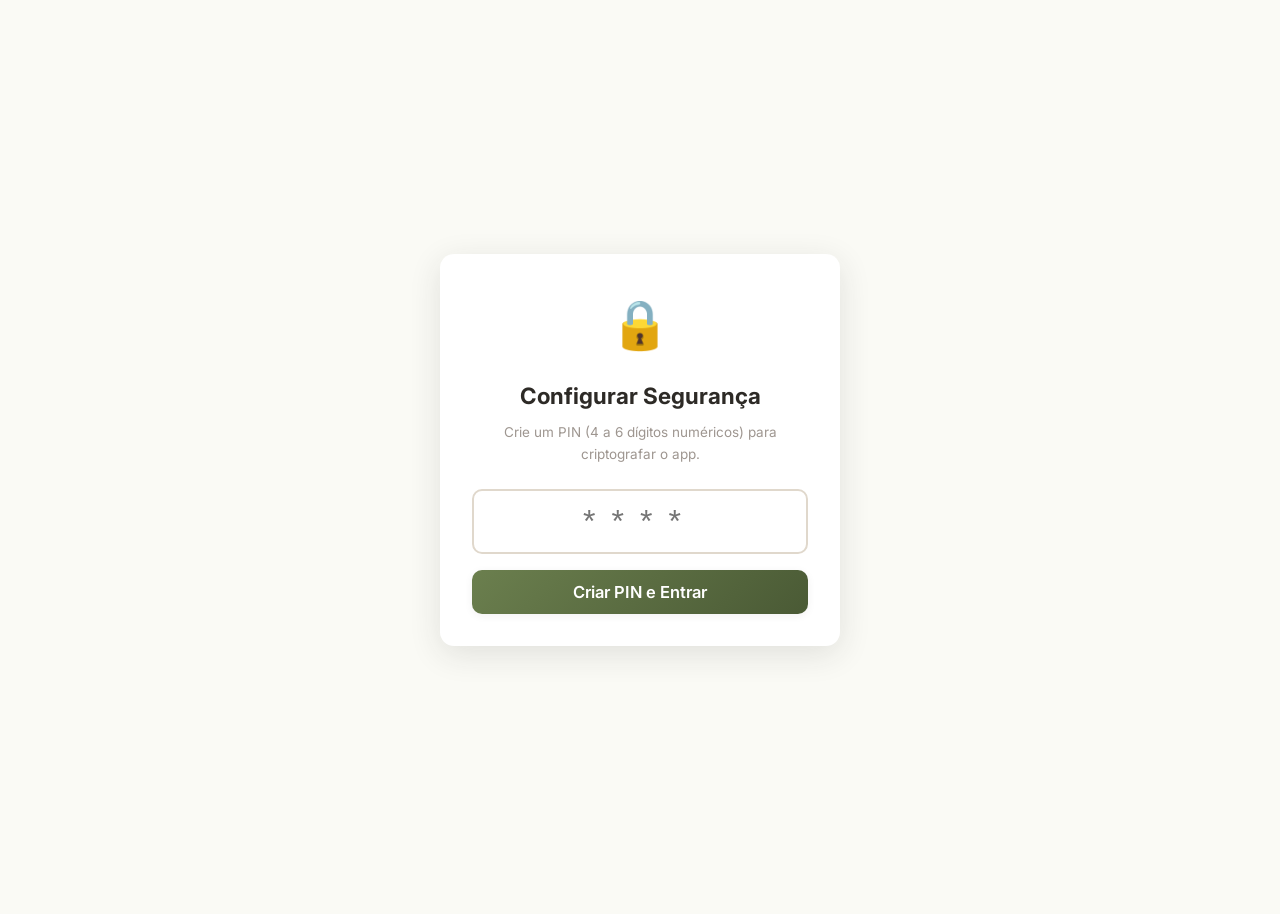
<file: index.html>
<!DOCTYPE html>
<html lang="pt-BR" data-theme="light">
<head>
  <meta charset="UTF-8">
  <meta name="viewport" content="width=device-width, initial-scale=1.0, maximum-scale=1.0, user-scalable=no">
  <meta name="description" content="Formulário digital de Avaliação Ergonômica do Trabalho (AET) conforme NR-17. Ferramenta profissional para pesquisa de campo.">
  <meta name="theme-color" content="#6B7F4E">
  <title>AET — Avaliação Ergonômica do Trabalho</title>
  <!-- PWA -->
  <link rel="manifest" href="manifest.json">
  <link rel="icon" type="image/png" sizes="192x192" href="icons/icon-192x192.png">
  <link rel="apple-touch-icon" href="icons/icon-192x192.png">
  <meta name="apple-mobile-web-app-capable" content="yes">
  <meta name="apple-mobile-web-app-status-bar-style" content="black-translucent">
  <meta name="apple-mobile-web-app-title" content="AEP IN SOMA">
  <meta name="mobile-web-app-capable" content="yes">
  <!-- Fonts -->
  <link rel="preconnect" href="https://fonts.googleapis.com">
  <link rel="preconnect" href="https://fonts.gstatic.com" crossorigin>
  <link href="https://fonts.googleapis.com/css2?family=Inter:wght@300;400;500;600;700&display=swap" rel="stylesheet">
  <!-- Libraries (Local para offline) -->
  <script src="js/lib/dexie.min.js"></script>
  <script src="js/lib/jspdf.umd.min.js"></script>
  <script src="js/lib/html2canvas.min.js"></script>
  <!-- Crypto -->
  <script src="js/crypto-js.min.js"></script>
  <script src="js/crypto.js"></script>
  <!-- Styles -->
  <link rel="stylesheet" href="css/styles.css?v=5">
  <style>
    .section-step {
      min-width: fit-content;
      padding: 0 12px;
      white-space: nowrap;
    }
    
    /* Speech Recognition Styles */
    .textarea-wrapper {
      position: relative;
      width: 100%;
    }
    .textarea-wrapper textarea {
      padding-bottom: 42px !important;
    }
    .mic-btn {
      position: absolute;
      right: 8px;
      bottom: 8px;
      background: var(--color-surface, #ffffff);
      border: 1px solid var(--color-border, #d1d5db);
      border-radius: 50%;
      width: 36px;
      height: 36px;
      display: flex;
      align-items: center;
      justify-content: center;
      cursor: pointer;
      font-size: 1.15em;
      box-shadow: 0 2px 5px rgba(0,0,0,0.12);
      transition: all 0.2s ease;
      z-index: 5;
      user-select: none;
    }
    .mic-btn:hover {
      background: var(--color-primary-light, #eaf2e3);
      border-color: var(--color-primary, #6B7F4E);
      transform: scale(1.05);
    }
    .mic-btn.recording {
      background: #ef4444 !important;
      color: #ffffff !important;
      animation: pulseMic 1.3s infinite;
      border-color: #b91c1c !important;
    }
    @keyframes pulseMic {
      0% { transform: scale(1); box-shadow: 0 0 0 0 rgba(239, 68, 68, 0.7); }
      70% { transform: scale(1.12); box-shadow: 0 0 0 12px rgba(239, 68, 68, 0); }
      100% { transform: scale(1); box-shadow: 0 0 0 0 rgba(239, 68, 68, 0); }
    }
    
    /* Photo Upload Area Styles */
    .photo-upload-actions {
      display: flex;
      gap: 12px;
      justify-content: center;
      flex-wrap: wrap;
      margin-top: 14px;
    }
    .photo-upload-actions .btn {
      min-width: 170px;
    }
    .photo-upload-area.dragover {
      border-color: var(--color-primary, #6B7F4E);
      background: var(--color-primary-ghost, #f3f7ef);
      transform: scale(1.01);
    }
  </style>
</head>
<body>
  <!-- ======== LOCK SCREEN ======== -->
  <div class="lock-screen-overlay" id="lockScreen">
    <div class="lock-box">
      <div class="lock-icon">🔒</div>
      <h2 id="lockTitle" style="margin-bottom:8px">Acesso Protegido</h2>
      <p id="lockDesc" style="color:var(--color-text-muted); margin-bottom: 24px; font-size: 0.9em;">
        Insira seu PIN para acessar os dados criptografados.
      </p>
      <input type="password" id="pinInput" class="pin-input" maxlength="6" placeholder="****" inputmode="numeric">
      <button class="btn btn-primary" id="btnUnlock" style="width:100%; padding: 12px; font-size:1.1em">Desbloquear</button>
      <div id="lockError" style="color: var(--color-danger); margin-top: 12px; font-weight: bold; display:none;">PIN Incorreto</div>
    </div>
  </div>
  <!-- ======== HEADER ======== -->
  <header class="app-header" id="appHeader">
    <div class="header-top">
      <div class="header-brand">
        <div class="logo-icon">AEP</div>
        <div>
          <h1>AEP - IN SOMA</h1>
          <span class="subtitle">NR-17 · Pesquisa de Campo</span>
        </div>
      </div>
      <div class="header-actions">
        <div class="save-status" id="saveStatus" style="display:none;">
          <span class="save-dot"></span>
          <span class="save-text">Salvo</span>
        </div>
        <button class="btn-icon" id="btnMethodology" title="Metodologia e Referências">ℹ️</button>
        <button class="theme-toggle" id="themeToggle" title="Alternar tema escuro" aria-label="Alternar tema"></button>
        <button class="btn-icon" id="btnExport" title="Exportar" style="display:none;">📤</button>
        <button class="btn-icon" id="btnHome" title="Voltar ao início" style="display:none;">🏠</button>
      </div>
    </div>
    <!-- Progress -->
    <div class="progress-container" id="progressContainer" style="display:none;">
      <div class="progress-bar-bg">
        <div class="progress-bar-fill" id="progressFill"></div>
      </div>
      <div class="progress-info">
        <span class="progress-text" id="progressText">Seção 1 de 13</span>
        <span class="progress-percent" id="progressPercent">0%</span>
      </div>
      <div class="section-steps" id="sectionSteps"></div>
    </div>
  </header>
  <!-- ======== MAIN CONTENT ======== -->
  <main class="app-container" id="mainContainer">
    <!-- ======== DASHBOARD SCREEN ======== -->
    <div class="screen active" id="screenDashboard">
      <div class="dashboard-header">
        <h2>Avaliações Ergonômicas</h2>
        <p>Gerencie suas avaliações AEP ou inicie uma nova pesquisa de campo.</p>
      </div>
      <div class="search-bar">
        <span class="search-icon">🔍</span>
        <input type="text" id="searchInput" placeholder="Buscar por empresa, trabalhador ou nº AEP...">
      </div>
      <div class="action-cards">
        <div class="action-card" id="btnNewAssessment">
          <div class="card-icon primary">📋</div>
          <h3>Nova Avaliação</h3>
          <p>Iniciar nova AET</p>
        </div>
        <div class="action-card" id="btnExportAll">
          <div class="card-icon secondary">📊</div>
          <h3>Exportar Dados</h3>
          <p>Backup Completo</p>
        </div>
      </div>
      <div class="list-header">
        <h3>Avaliações Recentes</h3>
        <div class="list-filters">
          <button class="filter-chip active" data-filter="all">Todas</button>
          <button class="filter-chip" data-filter="draft">Rascunhos</button>
          <button class="filter-chip" data-filter="completed">Concluídas</button>
        </div>
      </div>
      <div class="assessment-list" id="assessmentList">
        <div class="empty-state" id="emptyState">
          <div class="empty-icon">📝</div>
          <h3>Nenhuma avaliação ainda</h3>
          <p>Clique em "Nova Avaliação" para iniciar sua primeira pesquisa de campo.</p>
        </div>
      </div>
    </div>
    <!-- ======== METHODOLOGY SCREEN ======== -->
    <div class="screen" id="screenMethodology">
      <div class="dashboard-header" style="margin-bottom: var(--space-4);">
        <button class="btn btn-secondary" onclick="AET.goHome()" style="margin-bottom: var(--space-4);">← Voltar</button>
        <h2>Metodologia e Referências</h2>
        <p>Base técnica utilizada para a formulação da Avaliação Ergonômica do Trabalho (AET)</p>
      </div>
      <div class="form-card" style="max-width: 800px; margin: 0 auto; line-height: 1.6;">
        <h3 style="margin-bottom: var(--space-3); color: var(--color-primary);">1. NR-17 (Norma Regulamentadora nº 17)</h3>
        <p style="margin-bottom: var(--space-4);">A ferramenta foi estruturada com base nas diretrizes da NR-17 do Ministério do Trabalho e Emprego, que visa estabelecer as diretrizes e os requisitos que permitam a adaptação das condições de trabalho às características psicofisiológicas dos trabalhadores, de modo a proporcionar conforto, segurança, saúde e desempenho eficiente no trabalho.</p>
        <h3 style="margin-bottom: var(--space-3); color: var(--color-primary);">2. Checklists de Hudson Couto</h3>
        <p style="margin-bottom: var(--space-4);">As seções de organização do trabalho, exigências físicas, mobiliário e equipamentos utilizam critérios validados pelos métodos de Hudson de Araújo Couto, referência em ergonomia no Brasil. O método foca na identificação de condições biomecânicas e organizacionais que representam risco à saúde do trabalhador.</p>
        <h3 style="margin-bottom: var(--space-3); color: var(--color-primary);">3. NHO 11 e Condições Ambientais</h3>
        <p style="margin-bottom: var(--space-4);">A avaliação do ambiente de trabalho (iluminação, ruído, temperatura) segue as diretrizes das Normas de Higiene Ocupacional (NHO) da Fundacentro e os níveis de conforto previstos na própria NR-17.</p>
        <h3 style="margin-bottom: var(--space-3); color: var(--color-primary);">4. Mapa Corporal (Sintomatologia)</h3>
        <p>O diagrama de avaliação de desconforto/dor baseia-se no Questionário Nórdico de Sintomas Osteomusculares (NMQ), adaptado para uso rápido em campo, permitindo a quantificação da intensidade e o tipo da queixa por região anatômica.</p>
      </div>
    </div>
    <!-- ======== FORM SCREEN ======== -->
    <div class="screen" id="screenForm">
      <!-- SECTION 1: Identificação da Empresa -->
      <div class="form-section" id="section1" data-section="1">
        <div class="section-header">
          <span class="section-number">1</span>
          <h2>Identificação da Empresa</h2>
          <p>Dados do local de trabalho e da avaliação</p>
        </div>
        <div class="form-card">
          <div class="form-card-title">🏢 Dados da Empresa</div>
          <div class="form-group" style="margin-bottom:var(--space-4)">
            <label class="form-label">Empresa <span class="required">*</span></label>
            <div class="autocomplete-wrapper">
              <input type="text" class="form-input" id="empresa" data-field="empresa" placeholder="Nome da empresa" autocomplete="off" required>
              <div class="autocomplete-dropdown" id="empresaDropdown"></div>
            </div>
            <span class="form-error" id="empresaError">Campo obrigatório</span>
          </div>
          <div class="form-group">
            <label class="form-label">Nº da AET</label>
            <input type="text" class="form-input" id="numeroAet" data-field="numero_aet" placeholder="Auto-gerado" readonly>
          </div>
        </div>
        <div class="form-card">
          <div class="form-card-title">📍 Localização</div>
          <div class="form-row cols-2">
            <div class="form-group">
              <label class="form-label">Unidade</label>
              <input type="text" class="form-input" id="unidade" data-field="unidade" placeholder="Ex.: Matriz, Filial SP">
            </div>
            <div class="form-group">
              <label class="form-label">Setor <span class="required">*</span></label>
              <input type="text" class="form-input" id="setor" data-field="setor" placeholder="Ex.: Produção" required>
              <span class="form-error" id="setorError">Campo obrigatório</span>
            </div>
          </div>
          <div class="form-row cols-2">
            <div class="form-group">
              <label class="form-label">Área</label>
              <input type="text" class="form-input" id="area" data-field="area" placeholder="Ex.: Linha de montagem">
            </div>
            <div class="form-group">
              <label class="form-label">Tarefa</label>
              <input type="text" class="form-input" id="tarefa" data-field="tarefa" placeholder="Ex.: Montagem de peças">
            </div>
          </div>
          <div class="form-group" style="margin-top: var(--space-3);">
            <label class="form-label">Nº trabalhadores por posto/turno</label>
            <input type="number" class="form-input" id="numTrabalhadoresPostoTurno" data-field="num_trabalhadores_posto_turno" placeholder="Ex.: 5" min="0">
          </div>
        </div>
        <div class="form-card">
          <div class="form-card-title">👤 Responsáveis</div>
          <div class="form-row cols-2">
            <div class="form-group">
              <label class="form-label">Responsável pelo setor</label>
              <input type="text" class="form-input" id="responsavel" data-field="responsavel" placeholder="Nome do responsável">
            </div>
            <div class="form-group">
              <label class="form-label">Avaliador <span class="required">*</span></label>
              <input type="text" class="form-input" id="avaliador" data-field="avaliador" placeholder="Nome do avaliador" required>
              <span class="form-error" id="avaliadorError">Campo obrigatório</span>
            </div>
          </div>
          <div class="form-group">
            <label class="form-label">Data <span class="required">*</span></label>
            <input type="date" class="form-input" id="dataAvaliacao" data-field="data" required>
          </div>
        </div>
        <div class="form-card">
          <div class="form-card-title">📋 Tipo de Avaliação</div>
          <p style="font-size: 0.85em; color: var(--color-text-muted); margin-bottom: var(--space-3);">
            Selecione o perfil do posto de trabalho a ser avaliado.
          </p>
          <div class="toggle-group" data-field="tipo_aep" style="justify-content: center; gap: var(--space-3);">
            <button type="button" class="toggle-btn active" data-value="operacional" style="padding: 12px 28px; font-size: 1em;">
              🏗️ Operacional
            </button>
            <button type="button" class="toggle-btn" data-value="administrativo" style="padding: 12px 28px; font-size: 1em;">
              🖥️ Administrativo
            </button>
          </div>
        </div>
        <div class="form-nav">
          <button class="btn btn-secondary btn-lg" onclick="AET.goHome()">Cancelar</button>
          <button class="btn btn-primary btn-lg" onclick="AET.nextSection()">Próximo →</button>
        </div>
      </div>
      <!-- SECTION 2: Dados do Trabalhador -->
      <div class="form-section" id="section2" data-section="2">
        <div class="section-header">
          <span class="section-number">2</span>
          <h2>Dados do Trabalhador</h2>
          <p>Informações do trabalhador avaliado</p>
        </div>
        <div class="form-card">
          <div class="form-card-title">👷 Perfil</div>
          <div class="form-group" style="margin-bottom:var(--space-4)">
            <label class="form-label">Sexo</label>
            <div class="toggle-group" data-field="sexo">
              <button class="toggle-btn" data-value="masculino" onclick="document.getElementById('sexoOutroContainer').style.display='none';">♂ Masculino</button>
              <button class="toggle-btn" data-value="feminino" onclick="document.getElementById('sexoOutroContainer').style.display='none';">♀ Feminino</button>
              <button class="toggle-btn" data-value="outro" onclick="document.getElementById('sexoOutroContainer').style.display='block';">Outro</button>
            </div>
            <div id="sexoOutroContainer" style="display:none; margin-top: 8px;">
              <input type="text" class="form-input" id="sexoOutro" data-field="sexo_outro" placeholder="Especifique">
            </div>
          </div>
          <div class="form-group" style="margin-bottom:var(--space-4)">
            <label class="form-label">Função exercida <span class="required">*</span></label>
            <input type="text" class="form-input" id="funcao" data-field="funcao" placeholder="Ex.: Operador de máquina" required>
            <span class="form-error" id="funcaoError">Campo obrigatório</span>
          </div>
          <div class="form-row cols-2">
            <div class="form-group">
              <label class="form-label">Tempo na função</label>
              <div style="display:flex;gap:var(--space-2)">
                <input type="number" class="form-input" id="tempoFuncao" data-field="tempo_funcao" placeholder="0" min="0" style="flex:1">
                <select class="form-select" id="tempoFuncaoUnidade" data-field="tempo_funcao_unidade" style="flex:1">
                  <option value="meses">Meses</option>
                  <option value="anos">Anos</option>
                </select>
              </div>
            </div>
            <div class="form-group">
              <label class="form-label">Tempo na empresa</label>
              <div style="display:flex;gap:var(--space-2)">
                <input type="number" class="form-input" id="tempoEmpresa" data-field="tempo_empresa" placeholder="0" min="0" style="flex:1">
                <select class="form-select" id="tempoEmpresaUnidade" data-field="tempo_empresa_unidade" style="flex:1">
                  <option value="meses">Meses</option>
                  <option value="anos">Anos</option>
                </select>
              </div>
            </div>
          </div>
        </div>
        <div class="form-card">
          <div class="form-card-title">🕐 Jornada</div>
          <div class="form-group" style="margin-bottom:var(--space-4)">
            <label class="form-label">Turno</label>
            <div class="toggle-group" data-field="turno" data-multiple="true">
              <button class="toggle-btn" data-value="manha">Manhã</button>
              <button class="toggle-btn" data-value="tarde">Tarde</button>
              <button class="toggle-btn" data-value="noite">Noite</button>
              <button class="toggle-btn" data-value="administrativo">Adm.</button>
              <button class="toggle-btn" data-value="revezamento">Revez.</button>
            </div>
          </div>
          <div class="form-row cols-2">
            <div class="form-group">
              <label class="form-label">Jornada de trabalho</label>
              <input type="text" class="form-input" id="jornada" data-field="jornada" placeholder="Ex.: 07:00 às 17:00 (44h/sem)">
            </div>
            <div class="form-group">
              <label class="form-label">Pausa refeição</label>
              <input type="text" class="form-input" id="pausaRefeicao" data-field="pausa_refeicao" placeholder="Ex.: 1 hora, 15 min">
            </div>
          </div>
        </div>
        <div class="form-nav">
          <button class="btn btn-secondary btn-lg" onclick="AET.prevSection()">← Anterior</button>
          <button class="btn btn-primary btn-lg" onclick="AET.nextSection()">Próximo →</button>
        </div>
      </div>
      <!-- SECTION 3: Caracterização da Atividade -->
      <div class="form-section" id="section3" data-section="3">
        <div class="section-header">
          <span class="section-number">3</span>
          <h2>Caracterização da Atividade</h2>
          <p>Descrição detalhada da tarefa real observada</p>
        </div>
        <div class="form-card">
          <div class="form-group" style="margin-bottom:var(--space-4)">
            <label class="form-label">Descrição da tarefa real <span class="required">*</span></label>
            <textarea class="form-textarea tall" id="descricaoTarefa" data-field="descricao_tarefa" placeholder="Descreva detalhadamente o que o trabalhador faz, como faz, as exigências em tempo e esforço..."></textarea>
            <details style="margin-top: var(--space-2); background: #f5f7f2; padding: var(--space-3); border-radius: 8px; border: 1px solid #d3e0c7;">
              <summary style="cursor: pointer; font-weight: bold; color: var(--color-primary); outline: none;">💡 Ver critérios e exemplo de preenchimento</summary>
              <div style="margin-top: var(--space-3); font-size: 0.9rem; line-height: 1.5; color: #444;">
                <p>A descrição deve permitir ao leitor entender como toda a tarefa é executada, sem precisar de vídeo. <strong>Pontos obrigatórios:</strong></p>
                <ul style="padding-left: 20px; margin-bottom: var(--space-3); margin-top: var(--space-2);">
                  <li><b>Objetivo da atividade:</b> ex: montagem de peças, paletizar caixas, rebarbar peças.</li>
                  <li><b>Postura adotada:</b> ex: em pé, sentada, alternando postura.</li>
                  <li><b>Mobiliário/Equipamento:</b> ex: na bancada, operando empilhadeira, computador.</li>
                  <li><b>Passo a passo do processo:</b> incluir tempo de ciclo (se houver).</li>
                  <li><b>Exigência biomecânica principal:</b> ex: flexão constante de coluna para depositar caixas, alcance além dos limites articulares, elevação de ombros frequente, postura neutra.</li>
                  <li><b>Dados da produção:</b> volume de produção (hora/dia), qtd. de trabalhadores, peças por trabalhador, peso da carga movimentada.</li>
                </ul>
                <p><b>Exemplo:</b><br>
                <i style="color:#555">"A tarefa consiste em fazer a limpeza do pernil e separar a picanha. A atividade é realizada em pé de frente para a mesa, com uso de faca. O colaborador pega a peça na esteira que passa a sua frente, posiciona a mesma na mesa, em frente ao seu posto e faz os cortes pré-determinados. Os descartes são colocados em um contentor ao lado. Ao terminar a separação, devolve as peças na esteira à frente. A altura de trabalho das mãos é adequada, porém a área de alcance é ruim, exigindo flexões de coluna constantes para alcançar a peça. O volume total aproximado é de 930 peças no turno, para 4 colaboradores (média de 232/colaborador). Cada peça pesa em média 3,5 kg."</i></p>
              </div>
            </details>
          </div>
          <div class="form-group" style="margin-bottom:var(--space-4)">
            <label class="form-label">Principais dificuldades</label>
            <textarea class="form-textarea" id="dificuldades" data-field="dificuldades" placeholder="Quais as principais dificuldades relatadas ou observadas?"></textarea>
            <div style="margin-top:var(--space-2)">
              <button type="button" class="toggle-btn" onclick="AET.appendText('dificuldades','Não foram observadas ou relatadas dificuldades significativas na execução da atividade.')">✅ Sem dificuldades significativas</button>
            </div>
          </div>
          <div class="form-group" style="margin-bottom:var(--space-4)">
            <label class="form-label">Estratégias utilizadas pelo trabalhador</label>
            <textarea class="form-textarea" id="estrategias" data-field="estrategias" placeholder="Como o trabalhador lida com as dificuldades? Quais mecanismos de regulação utiliza?"></textarea>
            <div style="margin-top:var(--space-2)">
              <button type="button" class="toggle-btn" onclick="AET.appendText('estrategias','O trabalhador não necessita adotar estratégias informais ou adaptações, pois o posto de trabalho fornece todos os recursos, ferramentas e tempo necessários para a execução da tarefa prescrita.')">✅ Sem dificuldades (Recursos adequados)</button>
            </div>
          </div>
          <div class="form-group">
            <label class="form-label">Variabilidades da tarefa</label>
            <textarea class="form-textarea" id="variabilidades" data-field="variabilidades" placeholder="Existem variações na tarefa (sazonalidade, mudanças de ritmo, imprevistos)?"></textarea>
            <div style="margin-top:var(--space-2)">
              <button type="button" class="toggle-btn" onclick="AET.appendText('variabilidades','sem variações significativas de ritmo, sazonalidade ou imprevistos durante a jornada.')">✅ Sem variabilidades significativas</button>
            </div>
          </div>
        </div>
        <div class="form-nav">
          <button class="btn btn-secondary btn-lg" onclick="AET.prevSection()">← Anterior</button>
          <button class="btn btn-primary btn-lg" onclick="AET.nextSection()">Próximo →</button>
        </div>
      </div>
      <!-- SECTIONS 4-12: Checklists Ergonômicos, Psicossociais, Matriz e Queixas -->
      
      <!-- Section 4: Ambiente de Trabalho -->
      <div class="form-section" id="section4" data-section="4">
        <div class="section-header">
          <span class="section-number">4</span>
          <h2>Ambiente de Trabalho</h2>
          <p>Avalie as condições ambientais e o layout do posto de trabalho</p>
        </div>
        
        <div class="form-card">
          <div class="form-card-title">🌐 Identificação e Layout do Ambiente</div>
          
          <div class="form-group" style="margin-bottom: var(--space-4);">
            <label class="form-label">Tipo de área</label>
            <div class="toggle-group" data-field="ambiente_tipo_area" style="justify-content: flex-start; gap: var(--space-2);">
              <button type="button" class="toggle-btn" data-value="interna">Interna</button>
              <button type="button" class="toggle-btn" data-value="externa">Externa</button>
            </div>
          </div>

          <div class="form-group" style="margin-bottom: var(--space-4);">
            <label class="form-label">Descrição da área (Piso, paredes, teto, etc.)</label>
            <input type="text" class="form-input" id="ambienteDescricaoArea" data-field="ambiente_descricao_area" placeholder="Ex.: Piso de concreto polido, paredes de alvenaria pintadas, teto com telhas termoacústicas">
          </div>

          <div class="form-group">
            <label class="form-label">Layout do Ambiente (Check points)</label>
            <div class="checkbox-grid" style="display: grid; grid-template-columns: 1fr 1fr; gap: 10px; margin-top: 5px;">
              <label class="checkbox-label" style="display:flex; align-items:center; gap:8px;">
                <input type="checkbox" id="layout_individuais" data-field="layout_individuais"> Postos individuais isolados
              </label>
              <label class="checkbox-label" style="display:flex; align-items:center; gap:8px;">
                <input type="checkbox" id="layout_compartilhados" data-field="layout_compartilhados"> Postos compartilhados
              </label>
              <label class="checkbox-label" style="display:flex; align-items:center; gap:8px;">
                <input type="checkbox" id="layout_producao" data-field="layout_producao"> Em linha de produção
              </label>
              <label class="checkbox-label" style="display:flex; align-items:center; gap:8px;">
                <input type="checkbox" id="layout_celulas" data-field="layout_celulas"> Em células de trabalho
              </label>
              <label class="checkbox-label" style="display:flex; align-items:center; gap:8px;">
                <input type="checkbox" id="layout_ilhas" data-field="layout_ilhas"> Em ilhas/grupos
              </label>
              <label class="checkbox-label" style="display:flex; align-items:center; gap:8px;">
                <input type="checkbox" id="layout_adm_integrada" data-field="layout_adm_integrada"> Área administrativa integrada
              </label>
              <label class="checkbox-label" style="display:flex; align-items:center; gap:8px;">
                <input type="checkbox" id="layout_circulacao_livre" data-field="layout_circulacao_livre"> Circulação livre
              </label>
              <label class="checkbox-label" style="display:flex; align-items:center; gap:8px;">
                <input type="checkbox" id="layout_misto" data-field="layout_misto"> Layout misto
              </label>
            </div>
          </div>
        </div>
        
        <div id="ratingList4"></div>
        
        <div class="form-card">
          <div class="form-group" style="margin-bottom: var(--space-4);">
            <label class="form-label">Observações sobre o ambiente</label>
            <textarea class="form-textarea" data-field="obs_ambiente" placeholder="Anotações adicionais e sugestões do trabalhador..."></textarea>
          </div>
        </div>
        
        <div class="form-nav">
          <button class="btn btn-secondary btn-lg" onclick="AET.prevSection()">← Anterior</button>
          <button class="btn btn-primary btn-lg" onclick="AET.nextSection()">Próximo →</button>
        </div>
      </div>

      <!-- Section 5: Organização do Trabalho -->
      <div class="form-section" id="section5" data-section="5">
        <div class="section-header">
          <span class="section-number">5</span>
          <h2>Organização do Trabalho</h2>
          <p>Avalie os aspectos organizacionais — marque como Inadequado se houver problemas</p>
        </div>
        <div id="checklist5"></div>
        
        <div class="form-card">
          <div class="form-card-title">⏱️ Detalhamento do Ritmo e Esforço</div>
          
          <div class="form-row cols-2">
            <div class="form-group">
              <label class="form-label">Ritmo Livre?</label>
              <div class="toggle-group" data-field="ritmo_livre" style="justify-content: flex-start; gap: var(--space-2);">
                <button type="button" class="toggle-btn" data-value="sim">Sim</button>
                <button type="button" class="toggle-btn" data-value="nao">Não</button>
              </div>
            </div>
            <div class="form-group">
              <label class="form-label">Ritmo Imposto pela Máquina?</label>
              <div class="toggle-group" data-field="ritmo_imposto_maquina" style="justify-content: flex-start; gap: var(--space-2);">
                <button type="button" class="toggle-btn" data-value="sim">Sim</button>
                <button type="button" class="toggle-btn" data-value="nao">Não</button>
              </div>
            </div>
          </div>

          <div class="form-row cols-2" style="margin-top: var(--space-4);">
            <div class="form-group">
              <label class="form-label">Esforço Percebido</label>
              <select class="form-select" data-field="esforco_percebido">
                <option value="">-- Selecione --</option>
                <option value="leve">Leve</option>
                <option value="moderado">Moderado</option>
                <option value="alto">Alto</option>
              </select>
            </div>
            <div class="form-group">
              <label class="form-label">Há exigência de tempo para executar ações?</label>
              <div class="toggle-group" data-field="exigencia_tempo" style="justify-content: flex-start; gap: var(--space-2);">
                <button type="button" class="toggle-btn" data-value="sim">Sim</button>
                <button type="button" class="toggle-btn" data-value="nao">Não</button>
              </div>
            </div>
          </div>
        </div>

        <div class="form-card">
          <div class="form-card-title">🧠 Grau de Monotonia e Variedade</div>
          <div class="form-group">
            <label class="form-label">Característica de Monotonia da Tarefa</label>
            <select class="form-select" data-field="monotonia_pergunta">
              <option value="">-- Selecione --</option>
              <option value="a">A tarefa é considerada monótona, sem grande possibilidade de enriquecimento.</option>
              <option value="b">A tarefa possui conteúdo simples, com pequeno grau de monotonia;</option>
              <option value="c">A tarefa possui grandes variações de conteúdo, permitindo ao trabalhador variações de movimentos corporais.</option>
              <option value="d">A tarefa é estimulante, exigindo concentração e tomada de decisões.</option>
            </select>
          </div>
        </div>

        <div class="form-card">
          <div class="form-group">
            <label class="form-label">Observações sobre a organização do trabalho</label>
            <textarea class="form-textarea" data-field="obs_organizacao" placeholder="Anotações adicionais e sugestões do trabalhador..."></textarea>
          </div>
        </div>
        <div class="form-nav">
          <button class="btn btn-secondary btn-lg" onclick="AET.prevSection()">← Anterior</button>
          <button class="btn btn-primary btn-lg" onclick="AET.nextSection()">Próximo →</button>
        </div>
      </div>

      <!-- Section 6: Exigências Físicas -->
      <div class="form-section" id="section6" data-section="6">
        <div class="section-header">
          <span class="section-number">6</span>
          <h2>Exigências Físicas</h2>
          <p>Demandas posturais e biomecânicas da atividade</p>
        </div>
        <div id="checklist6"></div>
        <div class="form-card">
          <div class="form-group">
            <label class="form-label">Observações sobre exigências físicas</label>
            <textarea class="form-textarea" data-field="obs_fisicas" placeholder="Anotações adicionais e sugestões do trabalhador..."></textarea>
          </div>
        </div>
        <div class="form-nav">
          <button class="btn btn-secondary btn-lg" onclick="AET.prevSection()">← Anterior</button>
          <button class="btn btn-primary btn-lg" onclick="AET.nextSection()">Próximo →</button>
        </div>
      </div>

      <!-- Section 7: Manipulação de Cargas -->
      <div class="form-section" id="section7" data-section="7">
        <div class="section-header">
          <span class="section-number">7</span>
          <h2>Manipulação de Cargas</h2>
          <p>Levantamento, transporte e manuseio de materiais</p>
        </div>
        <div id="checklist7"></div>

        <div class="cargas-detalhes-container">
          <div class="form-card load-details-card" style="margin-top: var(--space-4);">
            <div class="form-card-title">🏋️ Detalhamento de Levantamento Manual de Cargas</div>
            
            <div class="form-row cols-2">
              <div class="form-group">
                <label class="form-label">Peso do Objeto/Carga (kg)</label>
                <input type="text" class="form-input" data-field="cargas_levantamento_peso" placeholder="Ex.: 15 kg">
              </div>
              <div class="form-group">
                <label class="form-label">Distância das mãos ao chão no início (cm)</label>
                <input type="text" class="form-input" data-field="cargas_levantamento_distancia_chao" placeholder="Ex.: 40 cm">
              </div>
            </div>

            <div class="form-row cols-2" style="margin-top: var(--space-4);">
              <div class="form-group">
                <label class="form-label">Distância vertical origem/destino (cm)</label>
                <input type="text" class="form-input" data-field="cargas_levantamento_distancia_vertical" placeholder="Ex.: 80 cm">
              </div>
              <div class="form-group">
                <label class="form-label">Frequência de levantamento</label>
                <select class="form-select" data-field="cargas_levantamento_frequencia">
                  <option value="">-- Selecione --</option>
                  <option value="<0.2">Menos de 1 vez a cada 5 min (<= 0.2/min)</option>
                  <option value="0.2-2">De 1 a 2 vezes por minuto</option>
                  <option value="2-8">De 3 a 8 vezes por minuto</option>
                  <option value="8-15">De 9 a 15 vezes por minuto</option>
                  <option value=">15">Mais de 15 vezes por minuto</option>
                </select>
              </div>
            </div>

            <div class="form-row cols-2" style="margin-top: var(--space-4);">
              <div class="form-group">
                <label class="form-label">Qualidade da Pega</label>
                <select class="form-select" data-field="cargas_levantamento_pega">
                  <option value="">-- Selecione --</option>
                  <option value="boa">Boa (alça ou pega confortável)</option>
                  <option value="regular">Regular (pega aceitável)</option>
                  <option value="ruim">Ruim (sem alça ou escorregadia)</option>
                </select>
              </div>
              <div class="form-group">
                <label class="form-label">Realizado com apenas uma das mãos?</label>
                <div class="toggle-group" data-field="cargas_levantamento_uma_mao" style="justify-content: flex-start; gap: var(--space-2);">
                  <button type="button" class="toggle-btn" data-value="sim">Sim</button>
                  <button type="button" class="toggle-btn" data-value="nao">Não</button>
                </div>
              </div>
            </div>

            <div class="form-row cols-2" style="margin-top: var(--space-4);">
              <div class="form-group">
                <label class="form-label">Por 2 trabalhadores?</label>
                <div class="toggle-group" data-field="cargas_levantamento_dois_trab" style="justify-content: flex-start; gap: var(--space-2);">
                  <button type="button" class="toggle-btn" data-value="sim">Sim</button>
                  <button type="button" class="toggle-btn" data-value="nao">Não</button>
                </div>
              </div>
              <div class="form-group">
                <label class="form-label">Horas no Turno</label>
                <input type="text" class="form-input" data-field="cargas_levantamento_horas_turno" placeholder="Ex.: 4 horas">
              </div>
            </div>
          </div>

          <div class="form-card load-details-card" style="margin-top: var(--space-4);">
            <div class="form-card-title">🚶 Detalhamento de Transporte Manual de Cargas</div>

            <div class="form-row cols-3">
              <div class="form-group">
                <label class="form-label">Qtd. vezes por dia</label>
                <input type="text" class="form-input" data-field="cargas_transporte_vezes_dia" placeholder="Ex.: 50x">
              </div>
              <div class="form-group">
                <label class="form-label">Distância total dia (m)</label>
                <input type="text" class="form-input" data-field="cargas_transporte_distancia_dia" placeholder="Ex.: 200m">
              </div>
              <div class="form-group">
                <label class="form-label">Peso da carga (kg)</label>
                <input type="text" class="form-input" data-field="cargas_transporte_peso" placeholder="Ex.: 10 kg">
              </div>
            </div>

            <div class="form-row cols-2" style="margin-top: var(--space-4);">
              <div class="form-group">
                <label class="form-label">Como move a carga?</label>
                <div class="toggle-group" data-field="cargas_transporte_velocidade" style="justify-content: flex-start; gap: var(--space-2);">
                  <button type="button" class="toggle-btn" data-value="lenta">Carga Lenta</button>
                  <button type="button" class="toggle-btn" data-value="rapida">Carga Rápida</button>
                </div>
              </div>
              <div class="form-group">
                <label class="form-label">Posição do tronco ao mover</label>
                <div class="toggle-group" data-field="cargas_transporte_postura_tronco" style="justify-content: flex-start; gap: var(--space-2);">
                  <button type="button" class="toggle-btn" data-value="reto">Reto</button>
                  <button type="button" class="toggle-btn" data-value="inclinado">Inclinado</button>
                </div>
              </div>
            </div>

            <div class="form-group" style="margin-top: var(--space-4);">
              <label class="form-label">Condições de trabalho (piso, obstáculos, escadas, etc.)</label>
              <div class="toggle-group" data-field="cargas_transporte_condicoes" style="justify-content: flex-start; gap: var(--space-2);">
                <button type="button" class="toggle-btn" data-value="adequado">Adequado</button>
                <button type="button" class="toggle-btn" data-value="inadequado">Inadequado</button>
              </div>
            </div>
          </div>
        </div>

        <div class="form-card">
          <div class="form-group">
            <label class="form-label">Observações sobre manipulação de cargas</label>
            <textarea class="form-textarea" data-field="obs_cargas" placeholder="Anotações adicionais e sugestões do trabalhador..."></textarea>
          </div>
        </div>
        <div class="form-nav">
          <button class="btn btn-secondary btn-lg" onclick="AET.prevSection()">← Anterior</button>
          <button class="btn btn-primary btn-lg" onclick="AET.nextSection()">Próximo →</button>
        </div>
      </div>

      <!-- Section 8: Ferramentas e Equipamentos -->
      <div class="form-section" id="section8" data-section="8">
        <div class="section-header">
          <span class="section-number">8</span>
          <h2>Ferramentas e Equipamentos</h2>
          <p>Condições das ferramentas, máquinas e equipamentos utilizados</p>
        </div>
        <div id="checklist8"></div>
        <div class="form-card">
          <div class="form-group">
            <label class="form-label">Observações sobre ferramentas e equipamentos</label>
            <textarea class="form-textarea" data-field="obs_ferramentas" placeholder="Anotações adicionais e sugestões do trabalhador..."></textarea>
          </div>
        </div>
        <div class="form-nav">
          <button class="btn btn-secondary btn-lg" onclick="AET.prevSection()">← Anterior</button>
          <button class="btn btn-primary btn-lg" onclick="AET.nextSection()">Próximo →</button>
        </div>
      </div>

      <!-- Section 9: Mobiliário -->
      <div class="form-section" id="section9" data-section="9">
        <div class="section-header">
          <span class="section-number">9</span>
          <h2>Mobiliário</h2>
          <p>Mesa, cadeira, bancada e demais mobiliários do posto de trabalho</p>
        </div>
        <div id="checklist9"></div>
        <div class="form-card">
          <div class="form-group">
            <label class="form-label">Observações sobre o mobiliário</label>
            <textarea class="form-textarea" data-field="obs_mobiliario" placeholder="Anotações adicionais e sugestões do trabalhador..."></textarea>
          </div>
        </div>
        <div class="form-nav">
          <button class="btn btn-secondary btn-lg" onclick="AET.prevSection()">← Anterior</button>
          <button class="btn btn-primary btn-lg" onclick="AET.nextSection()">Próximo →</button>
        </div>
      </div>

      <!-- SECTION 10: Fatores Psicossociais -->
      <div class="form-section" id="section10" data-section="10">
        <div class="section-header">
          <span class="section-number">10</span>
          <h2>Fatores Psicossociais e Cognitivos</h2>
          <p>Avaliação qualitativa baseada nas dimensões da organização do trabalho</p>
        </div>
        <div class="form-card">
          <p style="margin-bottom:var(--space-4); font-size: 0.9em; color:var(--color-text-muted)">
            Selecione os agravantes identificados e adicione observações (entrevistas, falas dos trabalhadores), se aplicável.
          </p>
          <!-- Dim 1 -->
          <div class="form-group" style="margin-bottom:var(--space-6)">
            <h3 style="color:var(--color-primary); margin-bottom:var(--space-2)">1. Demandas e Pressão de Trabalho</h3>
            <p style="font-size:0.85em; color:var(--color-text-muted); margin-bottom:var(--space-3)">
              "Na sua rotina, a quantidade de trabalho, o ritmo exigido ou os prazos são adequados? Existem momentos em que o trabalho é excessivo ou insuficiente?"
            </p>
            <div class="toggle-group" data-field="psico_dim1_riscos" data-multiple="true" style="flex-wrap: wrap; margin-bottom:var(--space-2)">
              <button type="button" class="toggle-btn" data-value="Sobrecarga de trabalho">Sobrecarga de trabalho</button>
              <button type="button" class="toggle-btn" data-value="Baixa demanda">Baixa demanda</button>
              <button type="button" class="toggle-btn" data-value="Pressão temporal">Pressão temporal</button>
              <button type="button" class="toggle-btn" data-value="Intensidade do trabalho">Intensidade do trabalho</button>
              <button type="button" class="toggle-btn" data-value="Ritmo excessivo">Ritmo excessivo</button>
              <button type="button" class="toggle-btn" data-value="Demandas cognitivas elevadas">Demandas cognitivas elevadas</button>
            </div>
            <textarea class="form-textarea" data-field="psico_dim1_obs" placeholder="Observações e relatos (Opcional)..."></textarea>
          </div>
          <!-- Dim 2 -->
          <div class="form-group" style="margin-bottom:var(--space-6)">
            <h3 style="color:var(--color-primary); margin-bottom:var(--space-2)">2. Autonomia e Controle</h3>
            <p style="font-size:0.85em; color:var(--color-text-muted); margin-bottom:var(--space-3)">
              "Até que ponto você consegue decidir a forma de executar suas atividades, organizar prioridades, ou participar de decisões que afetam seu trabalho?"
            </p>
            <div class="toggle-group" data-field="psico_dim2_riscos" data-multiple="true" style="flex-wrap: wrap; margin-bottom:var(--space-2)">
              <button type="button" class="toggle-btn" data-value="Baixa autonomia">Baixa autonomia</button>
              <button type="button" class="toggle-btn" data-value="Baixo controle sobre o trabalho">Baixo controle sobre o trabalho</button>
              <button type="button" class="toggle-btn" data-value="Rigidez operacional">Rigidez operacional</button>
              <button type="button" class="toggle-btn" data-value="Falta de participação">Falta de participação</button>
              <button type="button" class="toggle-btn" data-value="Injustiça organizacional">Injustiça organizacional</button>
            </div>
            <textarea class="form-textarea" data-field="psico_dim2_obs" placeholder="Observações e relatos (Opcional)..."></textarea>
          </div>
          <!-- Dim 3 -->
          <div class="form-group" style="margin-bottom:var(--space-6)">
            <h3 style="color:var(--color-primary); margin-bottom:var(--space-2)">3. Clareza de Papéis e Gestão</h3>
            <p style="font-size:0.85em; color:var(--color-text-muted); margin-bottom:var(--space-3)">
              "As expectativas sobre seu trabalho são claras? Existem situações em que recebe orientações conflitantes ou falhas de comunicação?"
            </p>
            <div class="toggle-group" data-field="psico_dim3_riscos" data-multiple="true" style="flex-wrap: wrap; margin-bottom:var(--space-2)">
              <button type="button" class="toggle-btn" data-value="Ambiguidade de papel">Ambiguidade de papel</button>
              <button type="button" class="toggle-btn" data-value="Conflito de papel">Conflito de papel</button>
              <button type="button" class="toggle-btn" data-value="Insegurança organizacional">Insegurança organizacional</button>
              <button type="button" class="toggle-btn" data-value="Falhas de gestão">Falhas de gestão</button>
              <button type="button" class="toggle-btn" data-value="Condições de difícil comunicação">Condições de difícil comunicação</button>
            </div>
            <textarea class="form-textarea" data-field="psico_dim3_obs" placeholder="Observações e relatos (Opcional)..."></textarea>
          </div>
          <!-- Dim 4 -->
          <div class="form-group" style="margin-bottom:var(--space-6)">
            <h3 style="color:var(--color-primary); margin-bottom:var(--space-2)">4. Apoio da Liderança e da Equipe</h3>
            <p style="font-size:0.85em; color:var(--color-text-muted); margin-bottom:var(--space-3)">
              "Quando encontra dificuldades, sente que recebe apoio adequado? Se sente suficientemente integrado e apoiado?"
            </p>
            <div class="toggle-group" data-field="psico_dim4_riscos" data-multiple="true" style="flex-wrap: wrap; margin-bottom:var(--space-2)">
              <button type="button" class="toggle-btn" data-value="Falta de suporte social">Falta de suporte social</button>
              <button type="button" class="toggle-btn" data-value="Isolamento ocupacional">Isolamento ocupacional</button>
              <button type="button" class="toggle-btn" data-value="Liderança inadequada">Liderança inadequada</button>
              <button type="button" class="toggle-btn" data-value="Problemas relacionais">Problemas relacionais</button>
            </div>
            <textarea class="form-textarea" data-field="psico_dim4_obs" placeholder="Observações e relatos (Opcional)..."></textarea>
          </div>
          <!-- Dim 5 -->
          <div class="form-group" style="margin-bottom:var(--space-6)">
            <h3 style="color:var(--color-primary); margin-bottom:var(--space-2)">5. Respeito nas Relações de Trabalho</h3>
            <p style="font-size:0.85em; color:var(--color-text-muted); margin-bottom:var(--space-3)">
              "Já presenciou ou vivenciou situações de desrespeito, constrangimento, discriminação, assédio, ou agressões no trabalho?"
            </p>
            <div class="toggle-group" data-field="psico_dim5_riscos" data-multiple="true" style="flex-wrap: wrap; margin-bottom:var(--space-2)">
              <button type="button" class="toggle-btn" data-value="Assédio moral">Assédio moral</button>
              <button type="button" class="toggle-btn" data-value="Violência psicológica">Violência psicológica</button>
              <button type="button" class="toggle-btn" data-value="Conflitos interpessoais">Conflitos interpessoais</button>
            </div>
            <textarea class="form-textarea" data-field="psico_dim5_obs" placeholder="Observações e relatos (Opcional)..."></textarea>
          </div>
          <!-- Dim 6 -->
          <div class="form-group" style="margin-bottom:var(--space-4)">
            <h3 style="color:var(--color-primary); margin-bottom:var(--space-2)">6. Reconhecimento e Segurança</h3>
            <p style="font-size:0.85em; color:var(--color-text-muted); margin-bottom:var(--space-3)">
              "Como percebe o reconhecimento do seu trabalho, as oportunidades de desenvolvimento e a segurança em relação ao seu emprego?"
            </p>
            <div class="toggle-group" data-field="psico_dim6_riscos" data-multiple="true" style="flex-wrap: wrap; margin-bottom:var(--space-2)">
              <button type="button" class="toggle-btn" data-value="Baixo reconhecimento">Baixo reconhecimento</button>
              <button type="button" class="toggle-btn" data-value="Insegurança ocupacional">Insegurança ocupacional</button>
              <button type="button" class="toggle-btn" data-value="Falta de perspectivas">Falta de perspectivas</button>
              <button type="button" class="toggle-btn" data-value="Desequilíbrio esforço-recompensa">Desequilíbrio esforço-recompensa</button>
            </div>
            <textarea class="form-textarea" data-field="psico_dim6_obs" placeholder="Observações e relatos (Opcional)..."></textarea>
          </div>
        </div>
        <div class="form-nav">
          <button class="btn btn-secondary btn-lg" onclick="AET.prevSection()">← Anterior</button>
          <button class="btn btn-primary btn-lg" onclick="AET.nextSection()">Próximo →</button>
        </div>
      </div>

      <!-- SECTION 11: Queixas do Trabalhador -->
      <div class="form-section" id="section11" data-section="11">
        <div class="section-header">
          <span class="section-number">11</span>
          <h2>Queixas do Trabalhador</h2>
          <p>Toque na região do corpo onde há queixa de dor ou desconforto</p>
        </div>
        <div class="form-card">
          <div class="body-map-container">
            <div class="body-map-wrapper" id="bodyMapWrapper">
              <!-- SVG Body Map will be injected here -->
            </div>
            <div class="body-map-legend">
              <div class="legend-item"><div class="legend-color" style="background:#FFF3CD;border:1px solid #D4A017"></div> Leve</div>
              <div class="legend-item"><div class="legend-color" style="background:#FFE0B2;border:1px solid #E67E22"></div> Moderada</div>
              <div class="legend-item"><div class="legend-color" style="background:#FFCCBC;border:1px solid #E74C3C"></div> Intensa</div>
              <div class="legend-item"><div class="legend-color" style="background:#F8BBD0;border:1px solid #C0392B"></div> Muito intensa</div>
              <div class="legend-item"><div class="legend-color" style="background:#EF9A9A;border:1px solid #8B0000"></div> Insuportável</div>
            </div>
          </div>
        </div>
        <div class="complaints-list" id="complaintsList"></div>

        <div class="form-nav">
          <button class="btn btn-secondary btn-lg" onclick="AET.prevSection()">← Anterior</button>
          <button class="btn btn-primary btn-lg" onclick="AET.nextSection()">Próximo →</button>
        </div>
      </div>

      <!-- SECTION 12: Matriz de Risco -->
      <div class="form-section" id="section12" data-section="12">
        <div class="section-header">
          <span class="section-number">12</span>
          <h2>Matriz de Risco IN SOMA (Metodologia Orbenk)</h2>
          <p style="margin-bottom: 20px; color: var(--color-text-muted);">Preencha o Fator de Proteção, Perfil de Exposição e Severidade para cada fator de risco detectado. A Probabilidade, Classificação de Risco, Diretrizes e Procedimentos serão calculados automaticamente.</p>
        </div>
        <div class="info-box" style="margin-bottom: 20px; background: var(--color-surface-hover); padding: 15px; border-radius: var(--radius-md); border: 1px solid var(--color-border-light);">
          <h4 style="margin-top:0; color: var(--color-primary); margin-bottom: 12px; font-weight: 600;">Metodologia de Avaliação de Risco Ergonômico (Orbenk)</h4>
          <div style="display: grid; grid-template-columns: repeat(auto-fit, minmax(220px, 1fr)); gap: 20px; font-size: 0.85rem; line-height: 1.4;">
            <div>
              <b style="color: var(--color-primary);">🛡️ Fator de Proteção (Medidas de Controle):</b><br>
              • 1 - Adequadas e eficientes<br>
              • 2 - Insuficientes<br>
              • 3 - Inexistentes
            </div>
            <div>
              <b style="color: var(--color-primary);">⏱️ Perfil de Exposição Qualitativo:</b><br>
              • 1 - Baixa (Esporádico / baixas concentrações)<br>
              • 2 - Média (Frequente / baixas concentrações)<br>
              • 3 - Alta (Frequente / altas concentrações)<br>
              • 4 - Extrema (Diário / altas concentrações)
            </div>
            <div>
              <b style="color: var(--color-primary);">⚠️ Severidade (Lesão/Doença):</b><br>
              • 1 - Leve (Reversível leve, af. &le; 15 dias)<br>
              • 2 - Séria (Reversível severa, af. &gt; 15 dias)<br>
              • 3 - Crítica (Irreversível severa / limitante)<br>
              • 4 - Incapacitante/Fatal (Incapacidade ou óbito)
            </div>
            <div>
              <b style="color: var(--color-primary);">📊 Classificação de Risco (Resultado):</b><br>
              • 1 - Baixo: Monitorar<br>
              • 2 - Médio: Gerenciar ativamente<br>
              • 3 - Alto: Gerenciar proativamente<br>
              • 4 - Extremo: Evitar / Eliminar
            </div>
          </div>
        </div>
        <div id="riskMatrixContainer">
           <!-- Rendered dynamically via JS -->
           <p style="color: #666; font-style: italic;">Clique em "Atualizar Matriz" para carregar os riscos detectados nas abas anteriores.</p>
        </div>
        
        <button type="button" class="btn btn-primary" id="btnGenerateMatrix" style="margin-top: 20px;">Atualizar Matriz</button>
        
        <div class="form-nav">
          <button class="btn btn-secondary btn-lg" onclick="AET.prevSection()">← Anterior</button>
          <button class="btn btn-primary btn-lg" onclick="AET.nextSection()">Próximo →</button>
        </div>
      </div>

      <!-- Section 13: Registro Fotográfico -->
      <div class="form-section" id="section13" data-section="13">
        <div class="section-header">
          <span class="section-number">13</span>
          <h2>Registro Fotográfico</h2>
          <p>Anexe fotos do posto de trabalho com legendas e anonimização facial</p>
        </div>
        <div class="photo-upload-area" id="photoUploadArea">
          <div class="upload-icon">📷</div>
          <h4>Anexar Fotografias do Posto</h4>
          <p>Tire fotos in loco ou carregue imagens da galeria (JPG, PNG, WEBP)</p>
          
          <div class="photo-upload-actions">
            <label for="photoCameraInput" class="btn btn-primary" id="btnTakePhoto" style="cursor: pointer; display: inline-flex; align-items: center; justify-content: center; gap: 8px;">
              📸 Tirar Foto (Câmera)
            </label>
            <label for="photoGalleryInput" class="btn btn-secondary" id="btnChooseGallery" style="cursor: pointer; display: inline-flex; align-items: center; justify-content: center; gap: 8px;">
              🖼️ Galeria / Arquivos
            </label>
          </div>
          
          <!-- Inputs nativos acessíveis (sem display:none para garantir abertura no iOS/Android) -->
          <input type="file" id="photoCameraInput" accept="image/*" capture="environment" style="position: absolute; width: 1px; height: 1px; padding: 0; margin: -1px; overflow: hidden; clip: rect(0, 0, 0, 0); border: 0; opacity: 0; pointer-events: none;">
          <input type="file" id="photoGalleryInput" accept="image/*" multiple style="position: absolute; width: 1px; height: 1px; padding: 0; margin: -1px; overflow: hidden; clip: rect(0, 0, 0, 0); border: 0; opacity: 0; pointer-events: none;">
          <input type="file" id="photoInput" accept="image/*" multiple style="position: absolute; width: 1px; height: 1px; padding: 0; margin: -1px; overflow: hidden; clip: rect(0, 0, 0, 0); border: 0; opacity: 0; pointer-events: none;">
        </div>

        <div style="display: flex; justify-content: space-between; align-items: center; margin-bottom: var(--space-3);">
          <span class="form-label" style="margin: 0;" id="photoCountLabel">Fotos cadastradas (0)</span>
          <span style="font-size: 0.85em; color: var(--color-text-muted);">As fotos são otimizadas automaticamente</span>
        </div>

        <div class="photo-grid" id="photoGrid"></div>
        <div class="form-nav">
          <button class="btn btn-secondary btn-lg" onclick="AET.prevSection()">← Anterior</button>
          <button class="btn btn-primary btn-lg" onclick="AET.nextSection()">Próximo →</button>
        </div>
      </div>
      <!-- Section 12: Conclusão Preliminar -->
      <div class="form-section" id="section14" data-section="14">
        <div class="section-header">
          <span class="section-number">14</span>
          <h2>Conclusão Preliminar</h2>
          <p>Síntese das observações realizadas durante a avaliação</p>
        </div>
        <div class="form-card" id="semaforoContainer" style="margin-bottom: var(--space-4);">
          <h3 style="margin-bottom: var(--space-2);">Conformidade NR-17 (Automático)</h3>
          <p style="font-size: 0.9rem; color: var(--color-text-light); margin-bottom: var(--space-4);">Análise baseada nas respostas dos checklists e ambiente.</p>
          <div class="semaforo-chart">
            <div class="semaforo-light" id="semaforoRed">
              <div class="light-circle bg-red"></div>
              <div class="light-info">
                <span class="light-count" id="countRed">0</span>
                <span class="light-label">Inadequados (Risco)</span>
              </div>
            </div>
            <div class="semaforo-light" id="semaforoYellow">
              <div class="light-circle bg-yellow"></div>
              <div class="light-info">
                <span class="light-count" id="countYellow">0</span>
                <span class="light-label">Atenção (Regular)</span>
              </div>
            </div>
            <div class="semaforo-light" id="semaforoGreen">
              <div class="light-circle bg-green"></div>
              <div class="light-info">
                <span class="light-count" id="countGreen">0</span>
                <span class="light-label">Adequados (Conforme)</span>
              </div>
            </div>
          </div>
        </div>
        <div class="form-card">
          <div class="form-group">
            <label class="form-label">Conclusão <span class="required">*</span></label>
            <textarea class="form-textarea tall" id="conclusao" data-field="conclusao" placeholder="Descreva as principais conclusões da avaliação ergonômica realizada..."></textarea>
            <span class="form-error" id="conclusaoError">Campo obrigatório para finalizar</span>
          </div>
          <div style="margin-top:var(--space-3)">
            <span class="form-label" style="margin-bottom:var(--space-2);display:block;">Frases rápidas:</span>
            <div style="display:flex;flex-wrap:wrap;gap:var(--space-2)">
              <button class="toggle-btn" style="background-color: var(--color-primary); color: white; border: none; font-weight: bold;" onclick="AET.generateAutoConclusion()">🤖 Gerar conclusão interpretativa</button>
              <button class="toggle-btn" onclick="AET.appendText('conclusao','O posto de trabalho e a organização das atividades propiciam adequadas condições de trabalho, conforto e segurança, atendendo aos preceitos da NR-17 referentes à adaptação das condições de trabalho às características psicofisiológicas dos trabalhadores.')">✅ NR-17 Atendida (Adequado)</button>
              <button class="toggle-btn" onclick="AET.appendText('conclusao','Foram observadas inadequações ergonômicas no posto de trabalho que comprometem a plena adaptação das condições de trabalho às características psicofisiológicas dos trabalhadores, necessitando de intervenções preventivas e corretivas conforme os parâmetros da NR-17.')">⚠️ Inadequações Ergonômicas</button>
              <button class="toggle-btn" onclick="AET.appendText('conclusao','A situação de trabalho apresenta severos desvios ergonômicos e elevado potencial de risco biomecânico/organizacional. Exige-se intervenção imediata e adoção de plano de ação para readequação estrutural do posto, a fim de garantir a conformidade legal com a NR-17 e preservar a integridade física dos trabalhadores.')">🔴 Risco Crítico (Urgente)</button>
            </div>
            <div style="font-size:0.85rem;color:var(--color-text-muted);margin-top:var(--space-2)">
              ⚠️ *Rascunho técnico gerado automaticamente. Revise antes de utilizar no relatório.*
            </div>
          </div>
        </div>
        <div class="form-nav">
          <button class="btn btn-secondary btn-lg" onclick="AET.prevSection()">← Anterior</button>
          <button class="btn btn-primary btn-lg" onclick="AET.nextSection()">Próximo →</button>
        </div>
      </div>
      <!-- Section 13: Recomendações Preliminares -->
      <div class="form-section" id="section15" data-section="15">
        <div class="section-header">
          <span class="section-number">15</span>
          <h2>Recomendações Preliminares</h2>
          <p>Medidas corretivas e preventivas sugeridas</p>
        </div>
        <div class="form-card">
          <div class="form-group">
            <label class="form-label">Recomendações</label>
            <textarea class="form-textarea tall" id="recomendacoes" data-field="recomendacoes" placeholder="Liste as recomendações ergonômicas para adequação do posto de trabalho..."></textarea>
          </div>
          <div style="margin-top:var(--space-3)">
            <span class="form-label" style="margin-bottom:var(--space-2);display:block;">Recomendações frequentes:</span>
            <div style="display:flex;flex-wrap:wrap;gap:var(--space-2)">
              <button class="toggle-btn" onclick="AET.appendText('recomendacoes','• Adequar mobiliário às características antropométricas do trabalhador.\n')">🪑 Mobiliário</button>
              <button class="toggle-btn" onclick="AET.appendText('recomendacoes','• Implementar pausas programadas durante a jornada de trabalho.\n')">⏸️ Pausas</button>
              <button class="toggle-btn" onclick="AET.appendText('recomendacoes','• Realizar rodízio de tarefas para reduzir a sobrecarga biomecânica.\n')">🔄 Rodízio</button>
              <button class="toggle-btn" onclick="AET.appendText('recomendacoes','• Fornecer ferramentas ergonômicas adequadas à atividade.\n')">🔧 Ferramentas</button>
              <button class="toggle-btn" onclick="AET.appendText('recomendacoes','• Adequar condições ambientais (iluminação, temperatura, ruído).\n')">💡 Ambiente</button>
              <button class="toggle-btn" onclick="AET.appendText('recomendacoes','• Realizar treinamento ergonômico para os trabalhadores.\n')">📚 Treinamento</button>
            </div>
          </div>
        </div>
        <div class="form-nav">
          <button class="btn btn-secondary btn-lg" onclick="AET.prevSection()">← Anterior</button>
          <button class="btn btn-secondary btn-lg" onclick="AET.saveDraftAndExit()" style="border: 1px solid var(--color-primary); color: var(--color-primary);">💾 Salvar Rascunho</button>
          <button class="btn btn-primary btn-lg btn-block" onclick="AET.showSubmitConfirm()" style="background:linear-gradient(135deg, #5B8C3E, #4A7030);">✅ Finalizar Avaliação</button>
        </div>
      </div>
    </div><!-- /screenForm -->
  </main>
  <!-- ======== MODAL ======== -->
  <div class="modal-overlay" id="modalOverlay">
    <div class="modal" id="modalContent"></div>
  </div>
  <!-- ======== TOAST CONTAINER ======== -->
  <div class="toast-container" id="toastContainer"></div>
  <!-- ======== JAVASCRIPT ======== -->
  <script src="js/db.js?v=23"></script>
  <script src="js/knowledge/nr17.js?v=23"></script>
  <script src="js/knowledge/nr01.js?v=23"></script>
  <script src="js/knowledge/fundacentro.js?v=23"></script>
  <script src="js/knowledge/normativeAssociations.js?v=23"></script>
  <script src="js/conclusionEngine.js?v=23"></script>
  <script src="js/app.js?v=23"></script>
  <!-- ======== SERVICE WORKER (PWA) ======== -->
  <script>
    if ('serviceWorker' in navigator) {
      window.addEventListener('load', () => {
        navigator.serviceWorker.register('./sw.js')
          .then(reg => console.log('[PWA] Service Worker registrado:', reg.scope))
          .catch(err => console.warn('[PWA] SW falhou:', err));
      });
    }
  </script>
</body>
</html>
</file>
<file: css/styles.css>
/* ========================================================================
   AET - Avaliação Ergonômica do Trabalho
   Design System & Styles
   ======================================================================== */

/* --- Google Fonts --- */
@import url('https://fonts.googleapis.com/css2?family=Inter:wght@300;400;500;600;700&display=swap');

/* --- CSS Custom Properties (Design Tokens) --- */
:root {
  /* Colors - Light Mode */
  --color-bg: #FAFAF5;
  --color-bg-alt: #F0E8D8;
  --color-surface: #FFFFFF;
  --color-surface-hover: #F7F5F0;
  --color-primary: #6B7F4E;
  --color-primary-dark: #4A5A35;
  --color-primary-light: #8FA66C;
  --color-primary-ghost: rgba(107, 127, 78, 0.08);
  --color-secondary: #8B7355;
  --color-secondary-light: #A89478;
  --color-text: #2D2A26;
  --color-text-secondary: #6B6560;
  --color-text-muted: #9E9690;
  --color-border: #E0D8CC;
  --color-border-light: #EDE8E0;
  --color-danger: #C0392B;
  --color-danger-light: #FADBD8;
  --color-warning: #D4A017;
  --color-warning-light: #FFF3CD;
  --color-success: #5B8C3E;
  --color-success-light: #D5F0C8;
  --color-info: #2980B9;
  --color-info-light: #D6EAF8;

  /* Shadows */
  --shadow-xs: 0 1px 2px rgba(45, 42, 38, 0.04);
  --shadow-sm: 0 2px 8px rgba(45, 42, 38, 0.06);
  --shadow-md: 0 4px 16px rgba(45, 42, 38, 0.08);
  --shadow-lg: 0 8px 32px rgba(45, 42, 38, 0.12);
  --shadow-xl: 0 16px 48px rgba(45, 42, 38, 0.16);

  /* Typography */
  --font-family: 'Inter', -apple-system, BlinkMacSystemFont, 'Segoe UI', sans-serif;
  --font-size-xs: 0.75rem;
  --font-size-sm: 0.8125rem;
  --font-size-base: 0.9375rem;
  --font-size-md: 1rem;
  --font-size-lg: 1.125rem;
  --font-size-xl: 1.375rem;
  --font-size-2xl: 1.75rem;
  --font-size-3xl: 2.25rem;

  /* Spacing */
  --space-1: 0.25rem;
  --space-2: 0.5rem;
  --space-3: 0.75rem;
  --space-4: 1rem;
  --space-5: 1.25rem;
  --space-6: 1.5rem;
  --space-8: 2rem;
  --space-10: 2.5rem;
  --space-12: 3rem;
  --space-16: 4rem;

  /* Border Radius */
  --radius-sm: 6px;
  --radius-md: 10px;
  --radius-lg: 14px;
  --radius-xl: 20px;
  --radius-full: 9999px;

  /* Transitions */
  --transition-fast: 150ms cubic-bezier(0.4, 0, 0.2, 1);
  --transition-base: 250ms cubic-bezier(0.4, 0, 0.2, 1);
  --transition-slow: 400ms cubic-bezier(0.4, 0, 0.2, 1);

  /* Z-index layers */
  --z-dropdown: 100;
  --z-sticky: 200;
  --z-overlay: 300;
  --z-modal: 400;
  --z-toast: 500;
}

/* --- Dark Mode --- */
[data-theme="dark"] {
  --color-bg: #1A1A18;
  --color-bg-alt: #222220;
  --color-surface: #2A2A26;
  --color-surface-hover: #333330;
  --color-primary: #8FA66C;
  --color-primary-dark: #A3B880;
  --color-primary-light: #6B7F4E;
  --color-primary-ghost: rgba(143, 166, 108, 0.1);
  --color-secondary: #A89478;
  --color-secondary-light: #BCA88E;
  --color-text: #E8E4DE;
  --color-text-secondary: #B0AAA2;
  --color-text-muted: #7A756E;
  --color-border: #3A3A36;
  --color-border-light: #333330;
  --color-danger: #E74C3C;
  --color-danger-light: rgba(231, 76, 60, 0.15);
  --color-warning: #F0C040;
  --color-warning-light: rgba(240, 192, 64, 0.15);
  --color-success: #7CB85C;
  --color-success-light: rgba(124, 184, 92, 0.15);
  --color-info: #5DADE2;
  --color-info-light: rgba(93, 173, 226, 0.15);
  --shadow-xs: 0 1px 2px rgba(0, 0, 0, 0.2);
  --shadow-sm: 0 2px 8px rgba(0, 0, 0, 0.25);
  --shadow-md: 0 4px 16px rgba(0, 0, 0, 0.3);
  --shadow-lg: 0 8px 32px rgba(0, 0, 0, 0.35);
  --shadow-xl: 0 16px 48px rgba(0, 0, 0, 0.4);
}

/* --- CSS Reset --- */
*, *::before, *::after {
  box-sizing: border-box;
  margin: 0;
  padding: 0;
}

html {
  font-size: 16px;
  -webkit-text-size-adjust: 100%;
  scroll-behavior: smooth;
}

body {
  font-family: var(--font-family);
  font-size: var(--font-size-base);
  color: var(--color-text);
  background-color: var(--color-bg);
  line-height: 1.6;
  -webkit-font-smoothing: antialiased;
  -moz-osx-font-smoothing: grayscale;
  min-height: 100vh;
  transition: background-color var(--transition-base), color var(--transition-base);
}

/* --- Scrollbar --- */
::-webkit-scrollbar { width: 6px; height: 6px; }
::-webkit-scrollbar-track { background: transparent; }
::-webkit-scrollbar-thumb { background: var(--color-border); border-radius: var(--radius-full); }
::-webkit-scrollbar-thumb:hover { background: var(--color-text-muted); }

/* ========================================================================
   LAYOUT
   ======================================================================== */

.app-container {
  max-width: 860px;
  margin: 0 auto;
  padding: var(--space-4);
  padding-top: 0;
  padding-bottom: 100px;
}

/* --- Header --- */
.app-header {
  position: sticky;
  top: 0;
  z-index: var(--z-sticky);
  background: var(--color-bg);
  backdrop-filter: blur(12px);
  -webkit-backdrop-filter: blur(12px);
  padding: var(--space-3) var(--space-4);
  border-bottom: 1px solid var(--color-border-light);
  transition: background-color var(--transition-base);
}

.header-top {
  display: flex;
  align-items: center;
  justify-content: space-between;
  gap: var(--space-3);
  margin-bottom: var(--space-2);
}

.header-brand {
  display: flex;
  align-items: center;
  gap: var(--space-2);
}

.header-brand .logo-icon {
  width: 32px;
  height: 32px;
  background: linear-gradient(135deg, var(--color-primary), var(--color-primary-dark));
  border-radius: var(--radius-sm);
  display: flex;
  align-items: center;
  justify-content: center;
  color: white;
  font-weight: 700;
  font-size: var(--font-size-sm);
}

.header-brand h1 {
  font-size: var(--font-size-md);
  font-weight: 600;
  color: var(--color-text);
  letter-spacing: -0.02em;
}

.header-brand .subtitle {
  font-size: var(--font-size-xs);
  color: var(--color-text-muted);
  font-weight: 400;
}

.header-actions {
  display: flex;
  align-items: center;
  gap: var(--space-2);
}

/* --- Save Status Indicator --- */
.save-status {
  display: flex;
  align-items: center;
  gap: var(--space-1);
  font-size: var(--font-size-xs);
  color: var(--color-text-muted);
  padding: var(--space-1) var(--space-2);
  border-radius: var(--radius-full);
  background: var(--color-primary-ghost);
  transition: all var(--transition-fast);
}

.save-status.saving { color: var(--color-warning); }
.save-status.saved { color: var(--color-success); }
.save-status.error { color: var(--color-danger); }

.save-dot {
  width: 6px;
  height: 6px;
  border-radius: 50%;
  background: currentColor;
}

.save-status.saving .save-dot {
  animation: pulse 1s ease-in-out infinite;
}

@keyframes pulse {
  0%, 100% { opacity: 1; }
  50% { opacity: 0.3; }
}

/* --- Progress Bar --- */
.progress-container {
  position: relative;
  margin-top: var(--space-2);
}

.progress-bar-bg {
  height: 4px;
  background: var(--color-border-light);
  border-radius: var(--radius-full);
  overflow: hidden;
}

.progress-bar-fill {
  height: 100%;
  background: linear-gradient(90deg, var(--color-primary), var(--color-primary-light));
  border-radius: var(--radius-full);
  transition: width var(--transition-slow);
  width: 0%;
}

.progress-info {
  display: flex;
  justify-content: space-between;
  align-items: center;
  margin-top: var(--space-1);
}

.progress-text {
  font-size: var(--font-size-xs);
  color: var(--color-text-muted);
  font-weight: 500;
}

.progress-percent {
  font-size: var(--font-size-xs);
  color: var(--color-primary);
  font-weight: 600;
}

/* --- Section Steps (mini navigation) --- */
.section-steps {
  display: flex;
  gap: 3px;
  margin-top: var(--space-2);
  overflow-x: auto;
  scrollbar-width: none;
  -ms-overflow-style: none;
  padding-bottom: 2px;
}

.section-steps::-webkit-scrollbar { display: none; }

.section-step {
  flex: 1;
  min-width: 28px;
  height: 28px;
  border: none;
  border-radius: var(--radius-sm);
  background: var(--color-border-light);
  color: var(--color-text-muted);
  font-size: var(--font-size-xs);
  font-weight: 600;
  cursor: pointer;
  transition: all var(--transition-fast);
  display: flex;
  align-items: center;
  justify-content: center;
  font-family: var(--font-family);
}

.section-step:hover {
  background: var(--color-primary-ghost);
  color: var(--color-primary);
}

.section-step.active {
  background: var(--color-primary);
  color: white;
}

.section-step.completed {
  background: var(--color-primary-ghost);
  color: var(--color-primary);
}

/* ========================================================================
   SCREENS
   ======================================================================== */

/* --- Dashboard / Home Screen --- */
.screen {
  display: none;
}

.screen.active {
  display: block;
  animation: fadeIn 0.3s ease;
}

@keyframes fadeIn {
  from { opacity: 0; transform: translateY(8px); }
  to { opacity: 1; transform: translateY(0); }
}

.dashboard-header {
  text-align: center;
  padding: var(--space-10) var(--space-4) var(--space-8);
}

.dashboard-header h2 {
  font-size: var(--font-size-2xl);
  font-weight: 700;
  color: var(--color-text);
  letter-spacing: -0.03em;
  margin-bottom: var(--space-2);
}

.dashboard-header p {
  color: var(--color-text-secondary);
  font-size: var(--font-size-base);
  max-width: 480px;
  margin: 0 auto;
}

/* --- Search Bar --- */
.search-bar {
  position: relative;
  margin-bottom: var(--space-6);
}

.search-bar input {
  width: 100%;
  padding: var(--space-3) var(--space-4);
  padding-left: 44px;
  background: var(--color-surface);
  border: 1px solid var(--color-border);
  border-radius: var(--radius-lg);
  font-size: var(--font-size-base);
  color: var(--color-text);
  font-family: var(--font-family);
  transition: all var(--transition-fast);
  box-shadow: var(--shadow-xs);
}

.search-bar input:focus {
  outline: none;
  border-color: var(--color-primary);
  box-shadow: 0 0 0 3px var(--color-primary-ghost);
}

.search-bar input::placeholder {
  color: var(--color-text-muted);
}

.search-bar .search-icon {
  position: absolute;
  left: 14px;
  top: 50%;
  transform: translateY(-50%);
  color: var(--color-text-muted);
  pointer-events: none;
}

/* --- Action Cards --- */
.action-cards {
  display: grid;
  grid-template-columns: 1fr 1fr;
  gap: var(--space-3);
  margin-bottom: var(--space-8);
}

.action-card {
  background: var(--color-surface);
  border: 1px solid var(--color-border-light);
  border-radius: var(--radius-lg);
  padding: var(--space-5);
  cursor: pointer;
  transition: all var(--transition-base);
  text-align: center;
  box-shadow: var(--shadow-xs);
}

.action-card:hover {
  border-color: var(--color-primary);
  box-shadow: var(--shadow-md);
  transform: translateY(-2px);
}

.action-card:active {
  transform: translateY(0);
}

.action-card .card-icon {
  width: 48px;
  height: 48px;
  border-radius: var(--radius-md);
  display: flex;
  align-items: center;
  justify-content: center;
  margin: 0 auto var(--space-3);
  font-size: 1.5rem;
}

.action-card .card-icon.primary {
  background: linear-gradient(135deg, var(--color-primary), var(--color-primary-dark));
  color: white;
}

.action-card .card-icon.secondary {
  background: var(--color-bg-alt);
  color: var(--color-secondary);
}

.action-card h3 {
  font-size: var(--font-size-sm);
  font-weight: 600;
  color: var(--color-text);
  margin-bottom: var(--space-1);
}

.action-card p {
  font-size: var(--font-size-xs);
  color: var(--color-text-muted);
}

/* --- Assessment List --- */
.list-header {
  display: flex;
  justify-content: space-between;
  align-items: center;
  margin-bottom: var(--space-4);
}

.list-header h3 {
  font-size: var(--font-size-lg);
  font-weight: 600;
  color: var(--color-text);
}

.list-filters {
  display: flex;
  gap: var(--space-2);
}

.filter-chip {
  padding: var(--space-1) var(--space-3);
  border: 1px solid var(--color-border);
  border-radius: var(--radius-full);
  background: transparent;
  font-size: var(--font-size-xs);
  font-weight: 500;
  color: var(--color-text-secondary);
  cursor: pointer;
  font-family: var(--font-family);
  transition: all var(--transition-fast);
}

.filter-chip:hover, .filter-chip.active {
  background: var(--color-primary);
  color: white;
  border-color: var(--color-primary);
}

.assessment-list {
  display: flex;
  flex-direction: column;
  gap: var(--space-3);
}

.assessment-item {
  background: var(--color-surface);
  border: 1px solid var(--color-border-light);
  border-radius: var(--radius-lg);
  padding: var(--space-4);
  cursor: pointer;
  transition: all var(--transition-fast);
  box-shadow: var(--shadow-xs);
}

.assessment-item:hover {
  border-color: var(--color-primary);
  box-shadow: var(--shadow-sm);
}

.assessment-item-header {
  display: flex;
  justify-content: space-between;
  align-items: flex-start;
  margin-bottom: var(--space-2);
}

.assessment-item-header h4 {
  font-size: var(--font-size-base);
  font-weight: 600;
  color: var(--color-text);
}

.status-badge {
  padding: 2px var(--space-2);
  border-radius: var(--radius-full);
  font-size: var(--font-size-xs);
  font-weight: 600;
  text-transform: uppercase;
  letter-spacing: 0.04em;
}

.status-badge.draft {
  background: var(--color-warning-light);
  color: var(--color-warning);
}

.status-badge.completed {
  background: var(--color-success-light);
  color: var(--color-success);
}

.assessment-meta {
  display: flex;
  flex-wrap: wrap;
  gap: var(--space-2);
  font-size: var(--font-size-xs);
  color: var(--color-text-muted);
}

.assessment-meta span {
  display: flex;
  align-items: center;
  gap: var(--space-1);
}

/* --- Empty State --- */
.empty-state {
  text-align: center;
  padding: var(--space-12) var(--space-4);
  color: var(--color-text-muted);
}

.empty-state .empty-icon {
  font-size: 3rem;
  margin-bottom: var(--space-4);
  opacity: 0.4;
}

.empty-state h3 {
  font-size: var(--font-size-lg);
  font-weight: 600;
  margin-bottom: var(--space-2);
  color: var(--color-text-secondary);
}

.empty-state p {
  font-size: var(--font-size-sm);
  max-width: 320px;
  margin: 0 auto;
}

/* ========================================================================
   FORM SECTIONS
   ======================================================================== */

.form-section {
  display: none;
  animation: fadeIn 0.3s ease;
}

.form-section.active {
  display: block;
}

.section-header {
  margin-bottom: var(--space-6);
  padding-bottom: var(--space-4);
  border-bottom: 1px solid var(--color-border-light);
}

.section-number {
  display: inline-flex;
  align-items: center;
  justify-content: center;
  width: 28px;
  height: 28px;
  border-radius: var(--radius-sm);
  background: var(--color-primary);
  color: white;
  font-size: var(--font-size-xs);
  font-weight: 700;
  margin-bottom: var(--space-2);
}

.section-header h2 {
  font-size: var(--font-size-xl);
  font-weight: 700;
  color: var(--color-text);
  letter-spacing: -0.02em;
  margin-bottom: var(--space-1);
}

.section-header p {
  font-size: var(--font-size-sm);
  color: var(--color-text-muted);
}

/* --- Form Groups --- */
.form-card {
  background: var(--color-surface);
  border: 1px solid var(--color-border-light);
  border-radius: var(--radius-lg);
  padding: var(--space-5);
  margin-bottom: var(--space-4);
  box-shadow: var(--shadow-xs);
  transition: border-color var(--transition-fast);
}

.form-card:focus-within {
  border-color: var(--color-primary);
}

.form-card-title {
  font-size: var(--font-size-sm);
  font-weight: 600;
  color: var(--color-text);
  margin-bottom: var(--space-4);
  display: flex;
  align-items: center;
  gap: var(--space-2);
}

.form-card-title .icon {
  color: var(--color-primary);
}

.form-row {
  display: grid;
  gap: var(--space-4);
  margin-bottom: var(--space-4);
}

.form-row.cols-2 { grid-template-columns: 1fr 1fr; }
.form-row.cols-3 { grid-template-columns: 1fr 1fr 1fr; }
.form-row.cols-4 { grid-template-columns: 1fr 1fr 1fr 1fr; }

.form-group {
  display: flex;
  flex-direction: column;
  gap: var(--space-1);
}

.form-group:last-child {
  margin-bottom: 0;
}

.form-label {
  font-size: var(--font-size-xs);
  font-weight: 600;
  color: var(--color-text-secondary);
  text-transform: uppercase;
  letter-spacing: 0.04em;
}

.form-label .required {
  color: var(--color-danger);
  margin-left: 2px;
}

/* --- Input Styles --- */
.form-input,
.form-select,
.form-textarea {
  width: 100%;
  padding: var(--space-3);
  background: var(--color-bg);
  border: 1px solid var(--color-border);
  border-radius: var(--radius-md);
  font-size: var(--font-size-base);
  color: var(--color-text);
  font-family: var(--font-family);
  transition: all var(--transition-fast);
  -webkit-appearance: none;
  appearance: none;
}

.form-input:focus,
.form-select:focus,
.form-textarea:focus {
  outline: none;
  border-color: var(--color-primary);
  box-shadow: 0 0 0 3px var(--color-primary-ghost);
  background: var(--color-surface);
}

.form-input::placeholder,
.form-textarea::placeholder {
  color: var(--color-text-muted);
}

.form-input.error,
.form-select.error,
.form-textarea.error {
  border-color: var(--color-danger);
  box-shadow: 0 0 0 3px var(--color-danger-light);
}

.form-error {
  font-size: var(--font-size-xs);
  color: var(--color-danger);
  margin-top: var(--space-1);
  display: none;
}

.form-error.visible {
  display: block;
}

.form-hint {
  font-size: var(--font-size-xs);
  color: var(--color-text-muted);
  margin-top: var(--space-1);
}

.form-select {
  background-image: url("data:image/svg+xml,%3Csvg xmlns='http://www.w3.org/2000/svg' width='16' height='16' viewBox='0 0 24 24' fill='none' stroke='%239E9690' stroke-width='2' stroke-linecap='round' stroke-linejoin='round'%3E%3Cpath d='m6 9 6 6 6-6'/%3E%3C/svg%3E");
  background-repeat: no-repeat;
  background-position: right 12px center;
  padding-right: 40px;
}

.form-textarea {
  resize: vertical;
  min-height: 100px;
  line-height: 1.5;
}

.form-textarea.short { min-height: 60px; }
.form-textarea.tall { min-height: 160px; }

/* --- Large touch-friendly inputs --- */
@media (max-width: 768px) {
  .form-input,
  .form-select,
  .form-textarea {
    padding: var(--space-4);
    font-size: var(--font-size-md);
    min-height: 48px;
  }
}

/* --- Toggle Buttons (radio-like) --- */
.toggle-group {
  display: flex;
  gap: var(--space-2);
  flex-wrap: wrap;
}

.toggle-btn {
  flex: 1;
  min-width: 80px;
  padding: var(--space-3) var(--space-4);
  border: 1.5px solid var(--color-border);
  border-radius: var(--radius-md);
  background: var(--color-bg);
  color: var(--color-text-secondary);
  font-size: var(--font-size-sm);
  font-weight: 500;
  cursor: pointer;
  text-align: center;
  transition: all var(--transition-fast);
  font-family: var(--font-family);
  user-select: none;
  -webkit-user-select: none;
}

.toggle-btn:hover {
  border-color: var(--color-primary);
  color: var(--color-primary);
}

.toggle-btn.active {
  background: var(--color-primary);
  border-color: var(--color-primary);
  color: white;
  font-weight: 600;
}

@media (max-width: 768px) {
  .toggle-btn {
    padding: var(--space-4);
    font-size: var(--font-size-base);
    min-height: 48px;
  }
}

/* --- Checklist Items --- */
.checklist-item {
  background: var(--color-surface);
  border: 1px solid var(--color-border-light);
  border-radius: var(--radius-lg);
  padding: var(--space-4);
  margin-bottom: var(--space-3);
  transition: all var(--transition-fast);
}

.checklist-item:hover {
  border-color: var(--color-border);
}

.checklist-item-header {
  display: flex;
  justify-content: space-between;
  align-items: center;
  gap: var(--space-3);
  margin-bottom: var(--space-2);
}

.checklist-item-title {
  font-size: var(--font-size-sm);
  font-weight: 600;
  color: var(--color-text);
  flex: 1;
}

.checklist-status {
  display: flex;
  gap: var(--space-1);
}

.status-btn {
  padding: var(--space-1) var(--space-2);
  border: 1px solid var(--color-border);
  border-radius: var(--radius-sm);
  background: transparent;
  font-size: var(--font-size-xs);
  font-weight: 500;
  cursor: pointer;
  font-family: var(--font-family);
  transition: all var(--transition-fast);
  color: var(--color-text-muted);
  min-width: 32px;
  text-align: center;
}

.status-btn:hover { border-color: var(--color-text-muted); }

.status-btn.adequate.active {
  background: var(--color-success-light);
  border-color: var(--color-success);
  color: var(--color-success);
}

.status-btn.inadequate.active {
  background: var(--color-danger-light);
  border-color: var(--color-danger);
  color: var(--color-danger);
}

.status-btn.na.active {
  background: var(--color-bg-alt);
  border-color: var(--color-secondary-light);
  color: var(--color-secondary);
}

.checklist-obs {
  margin-top: var(--space-2);
}

.checklist-obs .form-textarea {
  min-height: 50px;
  font-size: var(--font-size-sm);
}

.checklist-improvement {
  margin-top: var(--space-3);
  padding: var(--space-3);
  background: var(--color-primary-ghost);
  border-radius: var(--radius-md);
  border-left: 3px solid var(--color-primary);
  display: none;
}

.checklist-improvement.visible {
  display: block;
  animation: fadeIn 0.3s ease;
}

.checklist-improvement label {
  font-size: var(--font-size-xs);
  font-weight: 600;
  color: var(--color-primary);
  margin-bottom: var(--space-2);
  display: flex;
  align-items: center;
  gap: var(--space-1);
}

.checklist-improvement label::before {
  content: "💡";
}

/* --- Rating Scale (Ambiente) --- */
.rating-group {
  display: flex;
  gap: var(--space-1);
}

.rating-btn {
  flex: 1;
  padding: var(--space-2) var(--space-1);
  border: 1px solid var(--color-border);
  border-radius: var(--radius-sm);
  background: transparent;
  font-size: var(--font-size-xs);
  font-weight: 500;
  cursor: pointer;
  font-family: var(--font-family);
  transition: all var(--transition-fast);
  color: var(--color-text-muted);
  text-align: center;
  white-space: nowrap;
}

.rating-btn:hover { border-color: var(--color-text-muted); }

.rating-btn.active[data-value="1"] {
  background: var(--color-danger-light);
  border-color: var(--color-danger);
  color: var(--color-danger);
}

.rating-btn.active[data-value="2"] {
  background: var(--color-warning-light);
  border-color: var(--color-warning);
  color: #A07800;
}

.rating-btn.active[data-value="3"] {
  background: var(--color-info-light);
  border-color: var(--color-info);
  color: var(--color-info);
}

.rating-btn.active[data-value="4"] {
  background: var(--color-success-light);
  border-color: var(--color-success);
  color: var(--color-success);
}

/* ========================================================================
   BODY MAP
   ======================================================================== */

.body-map-container {
  display: flex;
  flex-direction: column;
  align-items: center;
  gap: var(--space-4);
}

.body-map-wrapper {
  position: relative;
  width: 100%;
  max-width: 360px;
  margin: 0 auto;
}

.body-map-svg {
  width: 100%;
  height: auto;
}

.body-map-svg .body-region {
  fill: var(--color-bg-alt);
  stroke: var(--color-border);
  stroke-width: 1;
  cursor: pointer;
  transition: all var(--transition-fast);
}

.body-map-svg .body-region:hover {
  fill: var(--color-primary-ghost);
  stroke: var(--color-primary);
}

.body-map-svg .body-region.selected {
  stroke-width: 2;
}

.body-map-svg .body-region.intensity-1 {
  fill: #FFF3CD;
  stroke: var(--color-warning);
}

.body-map-svg .body-region.intensity-2 {
  fill: #FFE0B2;
  stroke: #E67E22;
}

.body-map-svg .body-region.intensity-3 {
  fill: #FFCCBC;
  stroke: #E74C3C;
}

.body-map-svg .body-region.intensity-4 {
  fill: #F8BBD0;
  stroke: #C0392B;
}

.body-map-svg .body-region.intensity-5 {
  fill: #EF9A9A;
  stroke: #8B0000;
}

.body-map-legend {
  display: flex;
  gap: var(--space-3);
  flex-wrap: wrap;
  justify-content: center;
  font-size: var(--font-size-xs);
  color: var(--color-text-muted);
}

.legend-item {
  display: flex;
  align-items: center;
  gap: var(--space-1);
}

.legend-color {
  width: 12px;
  height: 12px;
  border-radius: 3px;
}

/* --- Complaint list --- */
.complaints-list {
  width: 100%;
  margin-top: var(--space-4);
}

.complaint-entry {
  display: flex;
  align-items: center;
  gap: var(--space-3);
  padding: var(--space-3);
  background: var(--color-surface);
  border: 1px solid var(--color-border-light);
  border-radius: var(--radius-md);
  margin-bottom: var(--space-2);
}

.complaint-region-badge {
  padding: var(--space-1) var(--space-2);
  border-radius: var(--radius-sm);
  font-size: var(--font-size-xs);
  font-weight: 600;
  white-space: nowrap;
}

.complaint-details {
  flex: 1;
  font-size: var(--font-size-sm);
}

.complaint-remove {
  width: 28px;
  height: 28px;
  border: none;
  background: transparent;
  color: var(--color-text-muted);
  cursor: pointer;
  border-radius: var(--radius-sm);
  display: flex;
  align-items: center;
  justify-content: center;
  transition: all var(--transition-fast);
}

.complaint-remove:hover {
  background: var(--color-danger-light);
  color: var(--color-danger);
}

/* ========================================================================
   PHOTO GALLERY
   ======================================================================== */

.photo-upload-area {
  border: 2px dashed var(--color-border);
  border-radius: var(--radius-lg);
  padding: var(--space-8);
  text-align: center;
  cursor: pointer;
  transition: all var(--transition-fast);
  background: var(--color-bg);
  margin-bottom: var(--space-4);
}

.photo-upload-area:hover {
  border-color: var(--color-primary);
  background: var(--color-primary-ghost);
}

.photo-upload-area .upload-icon {
  font-size: 2.5rem;
  margin-bottom: var(--space-3);
  color: var(--color-text-muted);
}

.photo-upload-area h4 {
  font-size: var(--font-size-base);
  font-weight: 600;
  color: var(--color-text);
  margin-bottom: var(--space-1);
}

.photo-upload-area p {
  font-size: var(--font-size-sm);
  color: var(--color-text-muted);
}

.photo-grid {
  display: grid;
  grid-template-columns: repeat(auto-fill, minmax(200px, 1fr));
  gap: var(--space-3);
}

.photo-card {
  background: var(--color-surface);
  border: 1px solid var(--color-border-light);
  border-radius: var(--radius-lg);
  overflow: hidden;
  box-shadow: var(--shadow-xs);
}

.photo-card img {
  width: 100%;
  height: 160px;
  object-fit: cover;
}

.photo-card-body {
  padding: var(--space-3);
}

.photo-card-body input,
.photo-card-body textarea {
  width: 100%;
  padding: var(--space-2);
  border: 1px solid var(--color-border-light);
  border-radius: var(--radius-sm);
  font-size: var(--font-size-xs);
  font-family: var(--font-family);
  color: var(--color-text);
  background: var(--color-bg);
  margin-bottom: var(--space-2);
}

.photo-card-body textarea {
  min-height: 40px;
  resize: vertical;
}

.photo-card-actions {
  display: flex;
  justify-content: flex-end;
  padding: 0 var(--space-3) var(--space-3);
}

/* ========================================================================
   BUTTONS
   ======================================================================== */

.btn {
  display: inline-flex;
  align-items: center;
  justify-content: center;
  gap: var(--space-2);
  padding: var(--space-3) var(--space-5);
  border: none;
  border-radius: var(--radius-md);
  font-size: var(--font-size-sm);
  font-weight: 600;
  font-family: var(--font-family);
  cursor: pointer;
  transition: all var(--transition-fast);
  text-decoration: none;
  white-space: nowrap;
  user-select: none;
  -webkit-user-select: none;
  min-height: 44px;
}

.btn:active { transform: scale(0.98); }

.btn-primary {
  background: linear-gradient(135deg, var(--color-primary), var(--color-primary-dark));
  color: white;
  box-shadow: var(--shadow-sm);
}

.btn-primary:hover {
  box-shadow: var(--shadow-md);
  filter: brightness(1.1);
}

.btn-secondary {
  background: var(--color-bg-alt);
  color: var(--color-text);
  border: 1px solid var(--color-border);
}

.btn-secondary:hover {
  background: var(--color-border-light);
}

.btn-ghost {
  background: transparent;
  color: var(--color-text-secondary);
}

.btn-ghost:hover {
  background: var(--color-primary-ghost);
  color: var(--color-primary);
}

.btn-danger {
  background: var(--color-danger);
  color: white;
}

.btn-danger:hover {
  filter: brightness(1.1);
}

.btn-icon {
  width: 40px;
  height: 40px;
  padding: 0;
  border: none;
  border-radius: var(--radius-md);
  background: transparent;
  color: var(--color-text-secondary);
  cursor: pointer;
  display: flex;
  align-items: center;
  justify-content: center;
  transition: all var(--transition-fast);
  font-size: 1.1rem;
}

.btn-icon:hover {
  background: var(--color-primary-ghost);
  color: var(--color-primary);
}

.btn-lg {
  padding: var(--space-4) var(--space-6);
  font-size: var(--font-size-base);
  min-height: 52px;
  border-radius: var(--radius-lg);
}

.btn-block {
  width: 100%;
}

/* --- Navigation Buttons --- */
.form-nav {
  display: flex;
  gap: var(--space-3);
  margin-top: var(--space-8);
  padding-top: var(--space-6);
  border-top: 1px solid var(--color-border-light);
}

.form-nav .btn { flex: 1; }

/* ========================================================================
   MODAL
   ======================================================================== */

.modal-overlay {
  position: fixed;
  inset: 0;
  background: rgba(0, 0, 0, 0.5);
  backdrop-filter: blur(4px);
  -webkit-backdrop-filter: blur(4px);
  z-index: var(--z-modal);
  display: flex;
  align-items: flex-end;
  justify-content: center;
  opacity: 0;
  pointer-events: none;
  transition: opacity var(--transition-base);
}

.modal-overlay.active {
  opacity: 1;
  pointer-events: auto;
}

.modal {
  background: var(--color-surface);
  border-radius: var(--radius-xl) var(--radius-xl) 0 0;
  width: 100%;
  max-width: 500px;
  max-height: 85vh;
  overflow-y: auto;
  padding: var(--space-6);
  transform: translateY(100%);
  transition: transform var(--transition-slow);
}

.modal-overlay.active .modal {
  transform: translateY(0);
}

@media (min-width: 768px) {
  .modal-overlay {
    align-items: center;
  }
  .modal {
    border-radius: var(--radius-xl);
    transform: translateY(20px) scale(0.95);
  }
  .modal-overlay.active .modal {
    transform: translateY(0) scale(1);
  }
}

.modal-header {
  display: flex;
  justify-content: space-between;
  align-items: center;
  margin-bottom: var(--space-5);
}

.modal-header h3 {
  font-size: var(--font-size-lg);
  font-weight: 700;
  color: var(--color-text);
}

.modal-close {
  width: 32px;
  height: 32px;
  border: none;
  background: var(--color-bg);
  border-radius: var(--radius-full);
  cursor: pointer;
  display: flex;
  align-items: center;
  justify-content: center;
  color: var(--color-text-muted);
  transition: all var(--transition-fast);
  font-size: 1.2rem;
}

.modal-close:hover {
  background: var(--color-danger-light);
  color: var(--color-danger);
}

/* ========================================================================
   TOAST NOTIFICATIONS
   ======================================================================== */

.toast-container {
  position: fixed;
  bottom: var(--space-4);
  left: 50%;
  transform: translateX(-50%);
  z-index: var(--z-toast);
  display: flex;
  flex-direction: column;
  gap: var(--space-2);
  pointer-events: none;
}

.toast {
  background: var(--color-text);
  color: var(--color-bg);
  padding: var(--space-3) var(--space-5);
  border-radius: var(--radius-lg);
  font-size: var(--font-size-sm);
  font-weight: 500;
  box-shadow: var(--shadow-lg);
  pointer-events: auto;
  animation: toastIn 0.3s ease, toastOut 0.3s ease 2.7s forwards;
  white-space: nowrap;
}

@keyframes toastIn {
  from { opacity: 0; transform: translateY(20px); }
  to { opacity: 1; transform: translateY(0); }
}

@keyframes toastOut {
  from { opacity: 1; transform: translateY(0); }
  to { opacity: 0; transform: translateY(-10px); }
}

/* ========================================================================
   CONFIRM DIALOG
   ======================================================================== */

.confirm-dialog {
  text-align: center;
}

.confirm-dialog .confirm-icon {
  font-size: 3rem;
  margin-bottom: var(--space-4);
}

.confirm-dialog h3 {
  font-size: var(--font-size-lg);
  font-weight: 700;
  margin-bottom: var(--space-2);
  color: var(--color-text);
}

.confirm-dialog p {
  color: var(--color-text-secondary);
  font-size: var(--font-size-sm);
  margin-bottom: var(--space-6);
}

.confirm-actions {
  display: flex;
  gap: var(--space-3);
}

.confirm-actions .btn { flex: 1; }

/* ========================================================================
   EXPORT PANEL
   ======================================================================== */

.export-options {
  display: grid;
  grid-template-columns: 1fr 1fr;
  gap: var(--space-3);
}

.export-option {
  padding: var(--space-5);
  border: 1.5px solid var(--color-border);
  border-radius: var(--radius-lg);
  background: var(--color-bg);
  cursor: pointer;
  text-align: center;
  transition: all var(--transition-fast);
}

.export-option:hover {
  border-color: var(--color-primary);
  background: var(--color-primary-ghost);
}

.export-option .export-icon {
  font-size: 2rem;
  margin-bottom: var(--space-2);
}

.export-option h4 {
  font-size: var(--font-size-sm);
  font-weight: 600;
  color: var(--color-text);
}

.export-option p {
  font-size: var(--font-size-xs);
  color: var(--color-text-muted);
}

/* ========================================================================
   THEME TOGGLE
   ======================================================================== */

.theme-toggle {
  position: relative;
  width: 44px;
  height: 24px;
  border: none;
  border-radius: var(--radius-full);
  background: var(--color-border);
  cursor: pointer;
  transition: background var(--transition-fast);
  padding: 0;
}

.theme-toggle::after {
  content: '';
  position: absolute;
  top: 2px;
  left: 2px;
  width: 20px;
  height: 20px;
  border-radius: 50%;
  background: white;
  box-shadow: var(--shadow-sm);
  transition: transform var(--transition-fast);
}

[data-theme="dark"] .theme-toggle {
  background: var(--color-primary);
}

[data-theme="dark"] .theme-toggle::after {
  transform: translateX(20px);
}

/* ========================================================================
   RESPONSIVE
   ======================================================================== */

@media (max-width: 768px) {
  .app-container {
    padding: var(--space-3);
    padding-top: 0;
  }

  .form-row.cols-2,
  .form-row.cols-3,
  .form-row.cols-4 {
    grid-template-columns: 1fr;
  }

  .action-cards {
    grid-template-columns: 1fr;
  }

  .photo-grid {
    grid-template-columns: 1fr 1fr;
  }

  .export-options {
    grid-template-columns: 1fr;
  }

  .header-brand h1 {
    font-size: var(--font-size-sm);
  }

  .header-brand .subtitle {
    display: none;
  }

  .dashboard-header h2 {
    font-size: var(--font-size-xl);
  }

  .section-header h2 {
    font-size: var(--font-size-lg);
  }
}

@media (max-width: 480px) {
  .photo-grid {
    grid-template-columns: 1fr;
  }
  
  .checklist-item-header {
    flex-direction: column;
    align-items: flex-start;
    gap: var(--space-2);
  }
  
  .checklist-status {
    width: 100%;
  }
  
  .status-btn {
    flex: 1;
  }

  .rating-btn {
    font-size: 10px;
    padding: var(--space-2) 2px;
  }
}

/* ========================================================================
   PRINT STYLES
   ======================================================================== */

@media print {
  body {
    background: white !important;
    color: black !important;
    font-size: 11pt;
  }

  .app-header,
  .form-nav,
  .btn,
  .photo-upload-area,
  .theme-toggle,
  .save-status,
  .toast-container,
  .section-steps,
  .action-cards,
  .search-bar,
  .modal-overlay {
    display: none !important;
  }

  .app-container {
    max-width: 100%;
    padding: 0;
  }

  .form-section {
    display: block !important;
    page-break-inside: avoid;
    margin-bottom: 20pt;
  }

  .form-card {
    box-shadow: none;
    border: 1px solid #ccc;
    page-break-inside: avoid;
  }

  .form-input,
  .form-select,
  .form-textarea {
    border: 1px solid #ccc;
    background: white;
  }

  .checklist-item {
    page-break-inside: avoid;
  }

  .photo-card img {
    max-height: 200px;
  }

  .body-map-wrapper {
    max-width: 280px;
  }
}

/* ========================================================================
   AUTOCOMPLETE DROPDOWN
   ======================================================================== */

.autocomplete-wrapper {
  position: relative;
}

.autocomplete-dropdown {
  position: absolute;
  top: 100%;
  left: 0;
  right: 0;
  background: var(--color-surface);
  border: 1px solid var(--color-border);
  border-radius: var(--radius-md);
  box-shadow: var(--shadow-lg);
  z-index: var(--z-dropdown);
  max-height: 200px;
  overflow-y: auto;
  display: none;
}

.autocomplete-dropdown.active {
  display: block;
  animation: fadeIn 0.15s ease;
}

.autocomplete-option {
  padding: var(--space-3) var(--space-4);
  cursor: pointer;
  font-size: var(--font-size-sm);
  color: var(--color-text);
  transition: background var(--transition-fast);
  border-bottom: 1px solid var(--color-border-light);
}

.autocomplete-option:last-child {
  border-bottom: none;
}

.autocomplete-option:hover, .autocomplete-option.highlighted {
  background: var(--color-primary-ghost);
  color: var(--color-primary);
}

/* ========================================================================
   SLIDER
   ======================================================================== */

.slider-group {
  display: flex;
  align-items: center;
  gap: var(--space-3);
}

.slider-group input[type="range"] {
  flex: 1;
  -webkit-appearance: none;
  appearance: none;
  height: 6px;
  background: var(--color-border);
  border-radius: var(--radius-full);
  outline: none;
}

.slider-group input[type="range"]::-webkit-slider-thumb {
  -webkit-appearance: none;
  width: 24px;
  height: 24px;
  border-radius: 50%;
  background: var(--color-primary);
  cursor: pointer;
  box-shadow: var(--shadow-sm);
}

.slider-group input[type="range"]::-moz-range-thumb {
  width: 24px;
  height: 24px;
  border-radius: 50%;
  background: var(--color-primary);
  cursor: pointer;
  border: none;
  box-shadow: var(--shadow-sm);
}

.slider-value {
  min-width: 60px;
  text-align: center;
  font-size: var(--font-size-sm);
  font-weight: 600;
  color: var(--color-primary);
  background: var(--color-primary-ghost);
  padding: var(--space-1) var(--space-2);
  border-radius: var(--radius-sm);
}

/* ========================================================================
   INTENSITY SCALE (Body Map)
   ======================================================================== */

.intensity-scale {
  display: flex;
  gap: var(--space-2);
  margin: var(--space-3) 0;
}

.intensity-btn {
  flex: 1;
  aspect-ratio: 1;
  max-width: 48px;
  border: 2px solid var(--color-border);
  border-radius: var(--radius-md);
  background: transparent;
  cursor: pointer;
  font-size: var(--font-size-lg);
  font-weight: 700;
  transition: all var(--transition-fast);
  font-family: var(--font-family);
  color: var(--color-text-muted);
}

.intensity-btn:hover { border-color: var(--color-text-muted); }

.intensity-btn[data-intensity="1"].active { background: #FFF3CD; border-color: #D4A017; color: #A07800; }
.intensity-btn[data-intensity="2"].active { background: #FFE0B2; border-color: #E67E22; color: #C45500; }
.intensity-btn[data-intensity="3"].active { background: #FFCCBC; border-color: #E74C3C; color: #C0392B; }
.intensity-btn[data-intensity="4"].active { background: #F8BBD0; border-color: #C0392B; color: #8B0000; }
.intensity-btn[data-intensity="5"].active { background: #EF9A9A; border-color: #8B0000; color: #5C0000; }

/* --- Complaint Type Tags --- */
.complaint-type-tags {
  display: flex;
  flex-wrap: wrap;
  gap: var(--space-2);
  margin: var(--space-3) 0;
}

.complaint-tag {
  padding: var(--space-2) var(--space-3);
  border: 1px solid var(--color-border);
  border-radius: var(--radius-full);
  background: transparent;
  font-size: var(--font-size-xs);
  font-weight: 500;
  cursor: pointer;
  font-family: var(--font-family);
  color: var(--color-text-secondary);
  transition: all var(--transition-fast);
}

.complaint-tag:hover {
  border-color: var(--color-primary);
  color: var(--color-primary);
}

.complaint-tag.active {
  background: var(--color-primary);
  border-color: var(--color-primary);
  color: white;
}
/* ======== SEM�FORO NR-17 ======== */
.semaforo-chart {
  display: flex;
  flex-direction: column;
  gap: var(--space-3);
  background: var(--color-bg-alt);
  padding: var(--space-4);
  border-radius: var(--radius-lg);
  border: 1px solid var(--color-border);
}

.semaforo-light {
  display: flex;
  align-items: center;
  gap: var(--space-3);
}

.light-circle {
  width: 40px;
  height: 40px;
  border-radius: 50%;
  box-shadow: inset 0 2px 4px rgba(0,0,0,0.2), 0 0 10px rgba(0,0,0,0.1);
}

.bg-red {
  background: #ff4d4f;
  box-shadow: inset 0 2px 4px rgba(0,0,0,0.2), 0 0 15px rgba(255, 77, 79, 0.4);
}

.bg-yellow {
  background: #faad14;
  box-shadow: inset 0 2px 4px rgba(0,0,0,0.2), 0 0 15px rgba(250, 173, 20, 0.4);
}

.bg-green {
  background: #52c41a;
  box-shadow: inset 0 2px 4px rgba(0,0,0,0.2), 0 0 15px rgba(82, 196, 26, 0.4);
}

.light-info {
  display: flex;
  flex-direction: column;
}

.light-count {
  font-size: 1.5rem;
  font-weight: 700;
  color: var(--color-text);
  line-height: 1;
}

.light-label {
  font-size: var(--font-size-sm);
  color: var(--color-text-light);
  font-weight: 500;
}

/* ========================================================================
   CRYPTO LOCK SCREEN
   ======================================================================== */
.lock-screen-overlay {
  position: fixed;
  top: 0; left: 0; right: 0; bottom: 0;
  background: var(--color-bg);
  z-index: 9999;
  display: flex;
  flex-direction: column;
  align-items: center;
  justify-content: center;
  padding: var(--space-6);
  text-align: center;
}

.lock-box {
  background: var(--color-surface);
  padding: var(--space-8);
  border-radius: var(--radius-lg);
  box-shadow: var(--shadow-lg);
  max-width: 400px;
  width: 100%;
}

.lock-icon {
  font-size: 3rem;
  margin-bottom: var(--space-4);
}

.pin-input {
  width: 100%;
  text-align: center;
  font-size: 2rem;
  letter-spacing: 0.5em;
  padding: var(--space-3);
  margin-bottom: var(--space-4);
  border: 2px solid var(--color-border);
  border-radius: var(--radius-md);
  outline: none;
}
.pin-input:focus {
  border-color: var(--color-primary);
}


/* ========================================================================
   MATRIZ DE RISCO ERGONOMICO AVANCADA
   ======================================================================== */
.risk-matrix-table-container {
  width: 100%;
  overflow-x: auto;
  margin-top: var(--space-4);
  border-radius: var(--radius-md);
  box-shadow: var(--shadow-sm);
  border: 1px solid var(--color-border);
}

.risk-matrix-table {
  width: 100%;
  border-collapse: collapse;
  background: var(--color-surface);
  font-size: var(--font-size-sm);
  text-align: left;
}

.risk-matrix-table th {
  background: var(--color-primary-ghost);
  color: var(--color-primary-dark);
  font-weight: 600;
  padding: var(--space-3) var(--space-4);
  border-bottom: 2px solid var(--color-border);
  white-space: nowrap;
}

.risk-matrix-table td {
  padding: var(--space-3) var(--space-4);
  border-bottom: 1px solid var(--color-border-light);
  vertical-align: middle;
}

.risk-matrix-table tr:last-child td {
  border-bottom: none;
}

.risk-matrix-table select {
  width: 100%;
  min-width: 140px;
  padding: var(--space-2);
  border: 1px solid var(--color-border);
  border-radius: var(--radius-sm);
  background-color: var(--color-surface);
  color: var(--color-text);
  outline: none;
  font-size: var(--font-size-xs);
  transition: border-color var(--transition-fast);
}

.risk-matrix-table select:focus {
  border-color: var(--color-primary);
}

.risk-level-badge {
  display: inline-block;
  padding: 4px var(--space-3);
  border-radius: var(--radius-sm);
  font-weight: 700;
  font-size: var(--font-size-xs);
  text-transform: uppercase;
  letter-spacing: 0.04em;
  text-align: center;
  min-width: 100px;
  box-shadow: 0 2px 4px rgba(0,0,0,0.08);
}

.risk-level-badge.irrelevante {
  background: #8c8c8c;
  color: #ffffff;
}

.risk-level-badge.baixo {
  background: #52c41a;
  color: #ffffff;
}

.risk-level-badge.medio {
  background: #faad14;
  color: #ffffff;
}

.risk-level-badge.alto {
  background: #ff9800;
  color: #ffffff;
}

.risk-level-badge.critico {
  background: #ff4d4f;
  color: #ffffff;
}

.risk-level-badge.na {
  background: var(--color-border);
  color: var(--color-text-muted);
}

.risk-monitoring-text {
  font-weight: 500;
  color: var(--color-text-secondary);
}

.risk-action-text {
  font-size: var(--font-size-xs);
  color: var(--color-text-muted);
  white-space: pre-line;
  line-height: 1.3;
}
</file>
